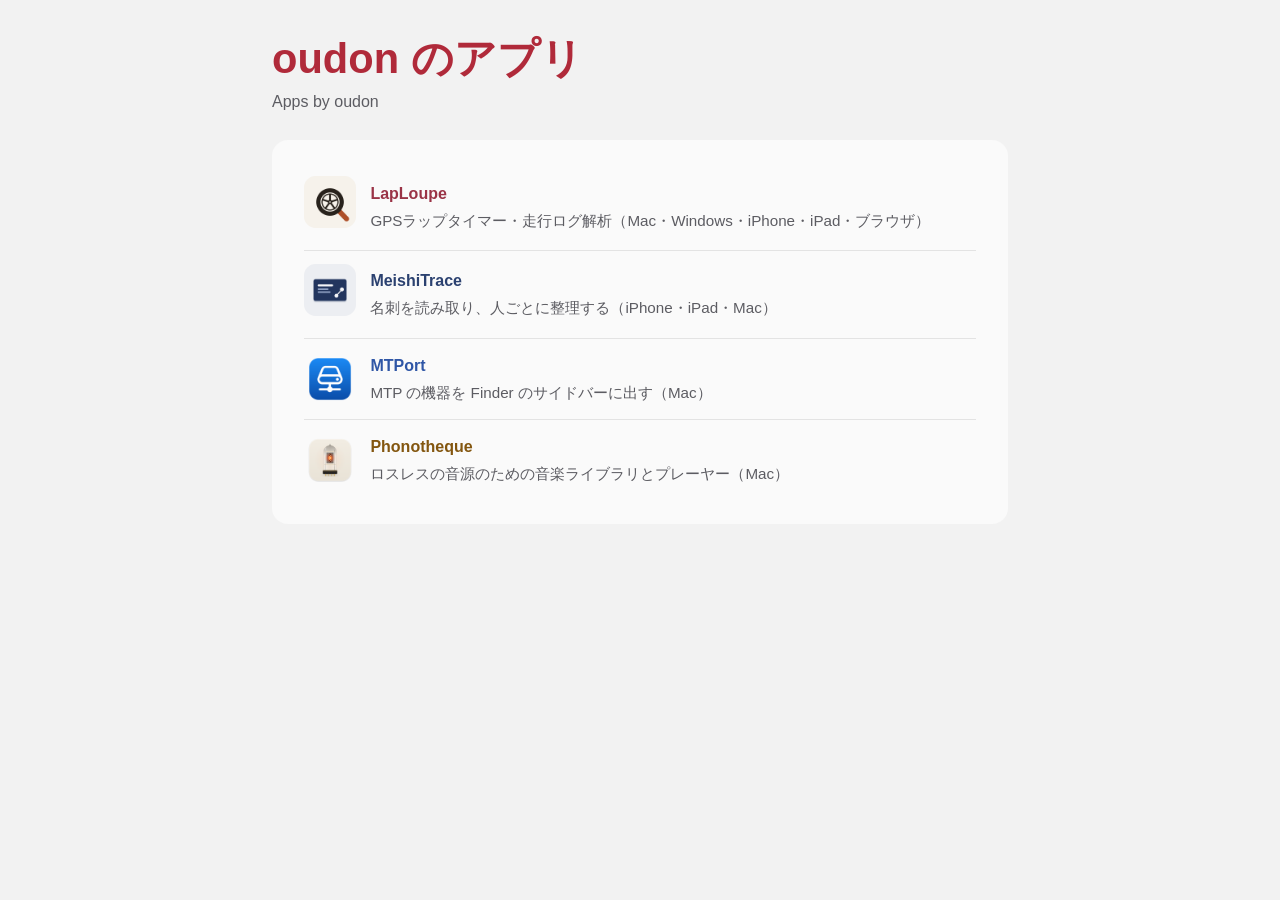
<file: index.html>
<!doctype html>
<html lang="ja">
<head>
<meta charset="utf-8">
<meta name="viewport" content="width=device-width, initial-scale=1">
<title>oudon のアプリ / Apps by oudon</title>
<link rel="stylesheet" href="/assets/site.css">
</head>
<body class="site-top">
<main>
<header>
<h1>oudon のアプリ</h1>
<p class="kind" lang="en">Apps by oudon</p>
</header>
<section>
<ul class="apps">
<li class="app-laploupe"><a href="/apps/laploupe/"><picture><source srcset="/assets/icons/laploupe-dark.png" media="(prefers-color-scheme: dark)"><img class="icon ios" src="/assets/icons/laploupe.png" alt=""></picture><span><span class="name">LapLoupe</span><span class="description">GPSラップタイマー・走行ログ解析（Mac・Windows・iPhone・iPad・ブラウザ）</span></span></a></li>
<li class="app-meishitrace"><a href="/apps/meishitrace/"><picture><source srcset="/assets/icons/meishitrace-dark.png" media="(prefers-color-scheme: dark)"><img class="icon ios" src="/assets/icons/meishitrace.png" alt=""></picture><span><span class="name">MeishiTrace</span><span class="description">名刺を読み取り、人ごとに整理する（iPhone・iPad・Mac）</span></span></a></li>
<li class="app-mtport"><a href="/mtport/"><img class="icon" src="/assets/icons/mtport.png" alt=""><span><span class="name">MTPort</span><span class="description">MTP の機器を Finder のサイドバーに出す（Mac）</span></span></a></li>
<li class="app-phonotheque"><a href="/phonotheque/"><img class="icon" src="/assets/icons/phonotheque.png" alt=""><span><span class="name">Phonotheque</span><span class="description">ロスレスの音源のための音楽ライブラリとプレーヤー（Mac）</span></span></a></li>
</ul>
</section>
</main>
</body>
</html>
</file>
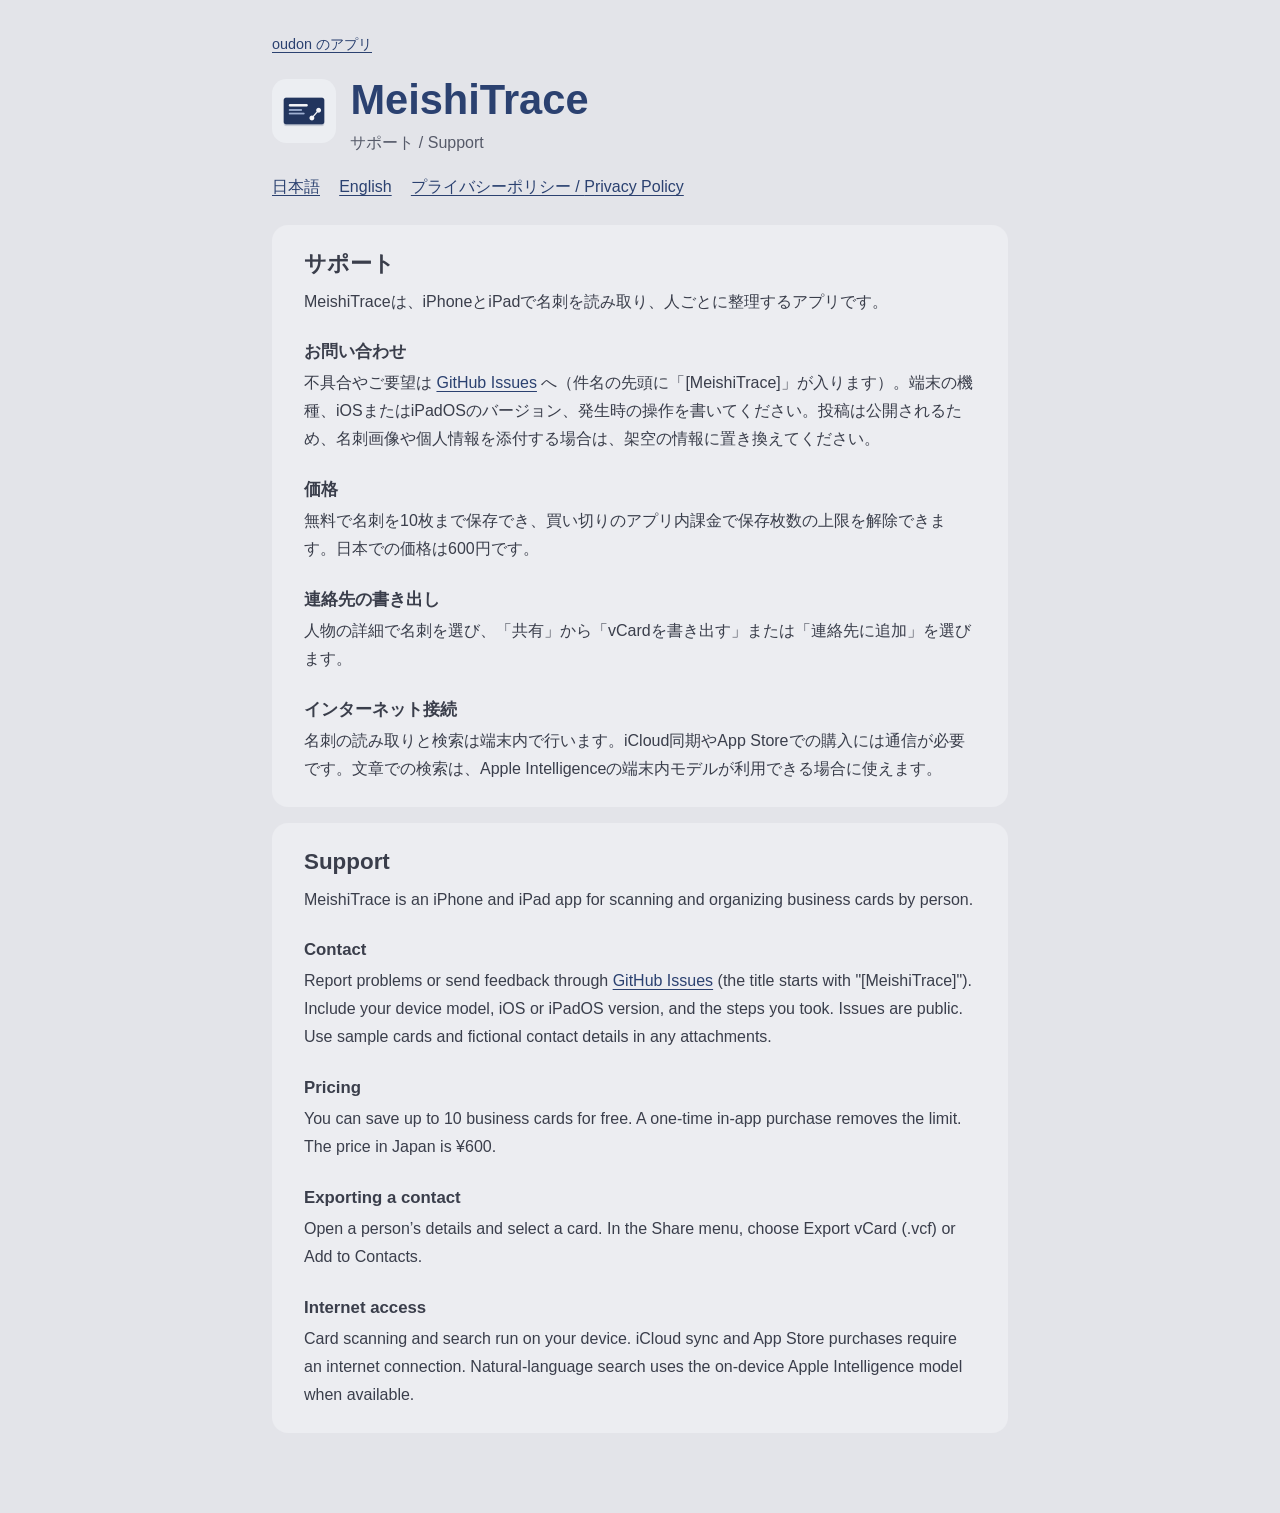
<file: meishitrace/index.html>
<!doctype html>
<html lang="ja">
<head>
<meta charset="utf-8">
<meta name="viewport" content="width=device-width, initial-scale=1">
<meta name="description" content="iPhone向け名刺管理アプリ「MeishiTrace」のサポートページ">
<title>MeishiTrace サポート / Support</title>
<link rel="stylesheet" href="/assets/site.css">
</head>
<body class="app-meishitrace">
<main>
<header>
<p class="site"><a href="/">oudon のアプリ</a></p>
<div class="title"><picture><source srcset="/assets/icons/meishitrace-dark.png" media="(prefers-color-scheme: dark)"><img class="icon ios" src="/assets/icons/meishitrace.png" alt=""></picture><div><h1>MeishiTrace</h1>
<p class="kind">サポート / <span lang="en">Support</span></p></div></div>
<nav aria-label="ページ内リンク"><a href="#ja">日本語</a><a href="#en" lang="en">English</a><a href="privacy.html">プライバシーポリシー / <span lang="en">Privacy Policy</span></a></nav>
</header>

<section id="ja" lang="ja">
<h2>サポート</h2>
<p>MeishiTraceは、iPhoneとiPadで名刺を読み取り、人ごとに整理するアプリです。</p>
<h3>お問い合わせ</h3>
<p>不具合やご要望は <a href="https://github.com/oud0n/oud0n.github.io/issues/new?title=%5BMeishiTrace%5D%20">GitHub Issues</a> へ（件名の先頭に「[MeishiTrace]」が入ります）。端末の機種、iOSまたはiPadOSのバージョン、発生時の操作を書いてください。投稿は公開されるため、名刺画像や個人情報を添付する場合は、架空の情報に置き換えてください。</p>
<h3>価格</h3>
<p>無料で名刺を10枚まで保存でき、買い切りのアプリ内課金で保存枚数の上限を解除できます。日本での価格は600円です。</p>
<h3>連絡先の書き出し</h3>
<p>人物の詳細で名刺を選び、「共有」から「vCardを書き出す」または「連絡先に追加」を選びます。</p>
<h3>インターネット接続</h3>
<p>名刺の読み取りと検索は端末内で行います。iCloud同期やApp Storeでの購入には通信が必要です。文章での検索は、Apple Intelligenceの端末内モデルが利用できる場合に使えます。</p>
</section>

<section id="en" lang="en">
<h2>Support</h2>
<p>MeishiTrace is an iPhone and iPad app for scanning and organizing business cards by person.</p>
<h3>Contact</h3>
<p>Report problems or send feedback through <a href="https://github.com/oud0n/oud0n.github.io/issues/new?title=%5BMeishiTrace%5D%20">GitHub Issues</a> (the title starts with "[MeishiTrace]"). Include your device model, iOS or iPadOS version, and the steps you took. Issues are public. Use sample cards and fictional contact details in any attachments.</p>
<h3>Pricing</h3>
<p>You can save up to 10 business cards for free. A one-time in-app purchase removes the limit. The price in Japan is ¥600.</p>
<h3>Exporting a contact</h3>
<p>Open a person’s details and select a card. In the Share menu, choose Export vCard (.vcf) or Add to Contacts.</p>
<h3>Internet access</h3>
<p>Card scanning and search run on your device. iCloud sync and App Store purchases require an internet connection. Natural-language search uses the on-device Apple Intelligence model when available.</p>
</section>
</main>
</body>
</html>
</file>
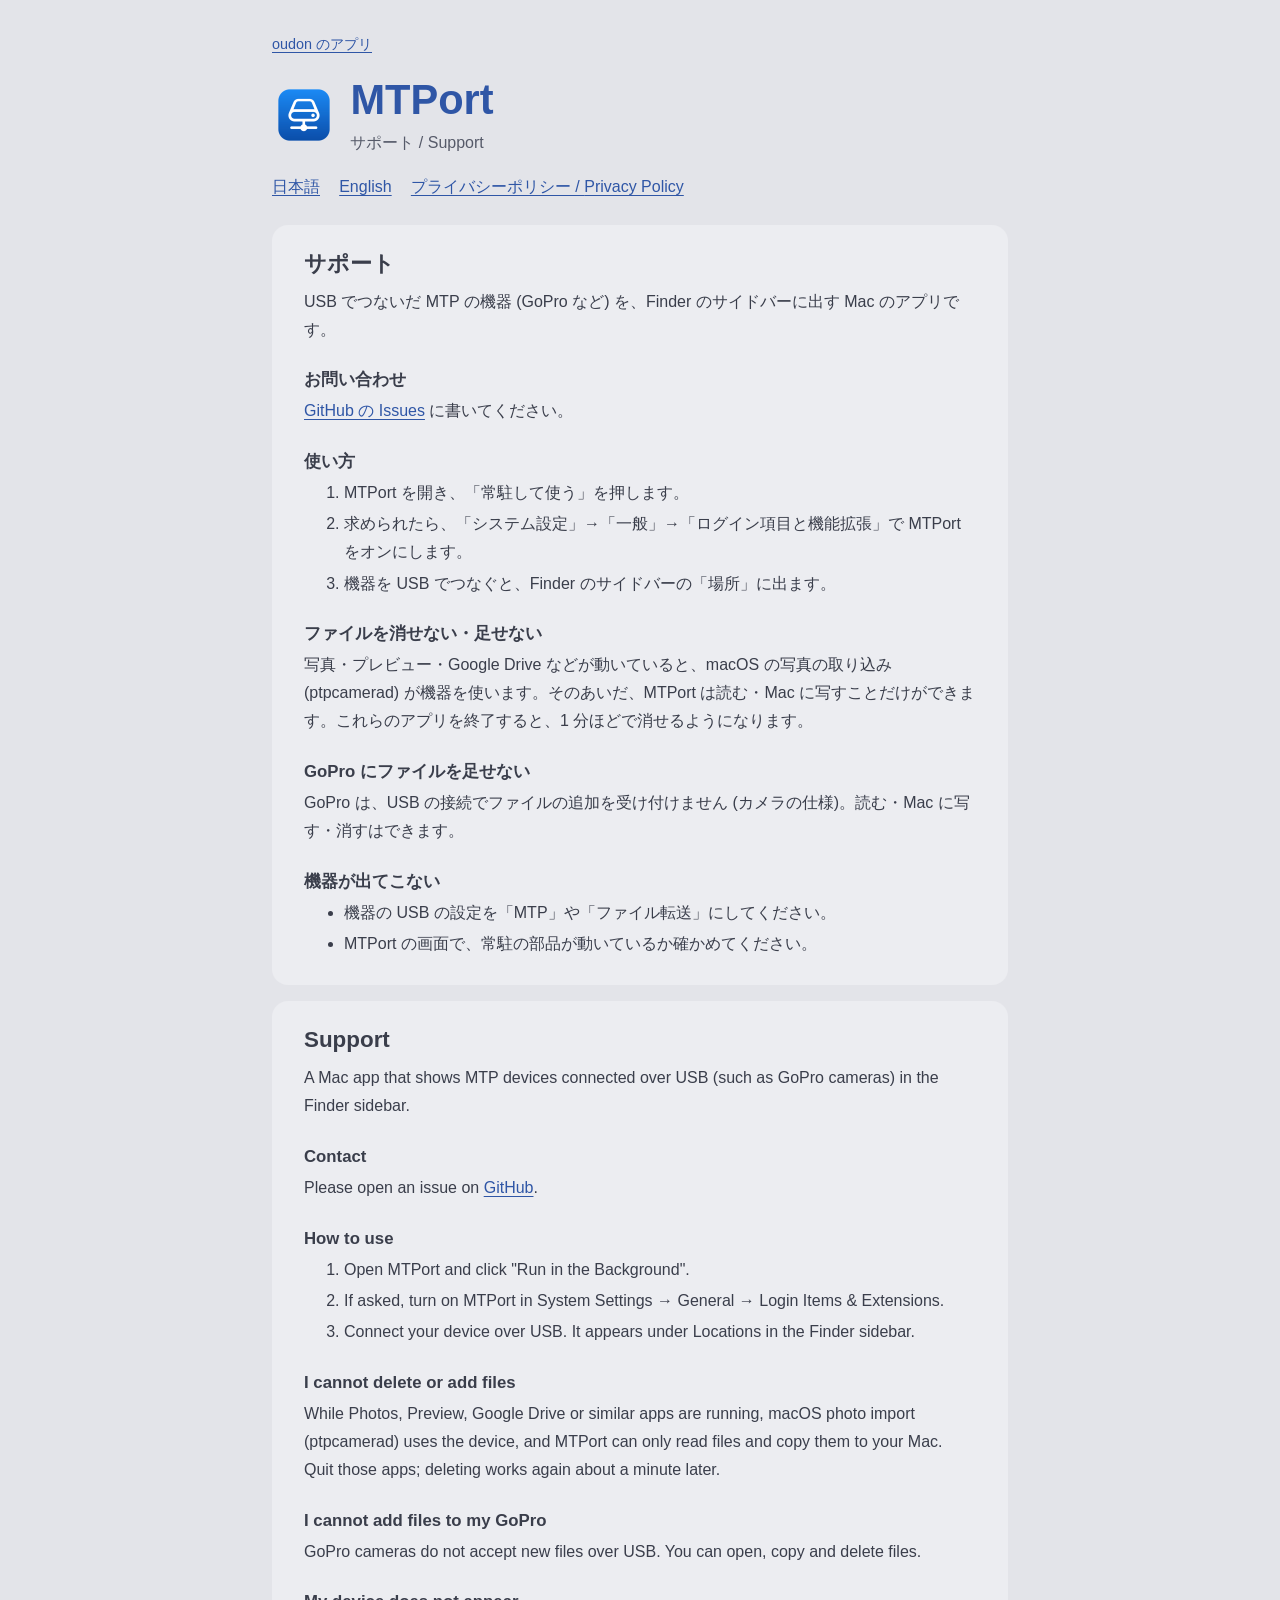
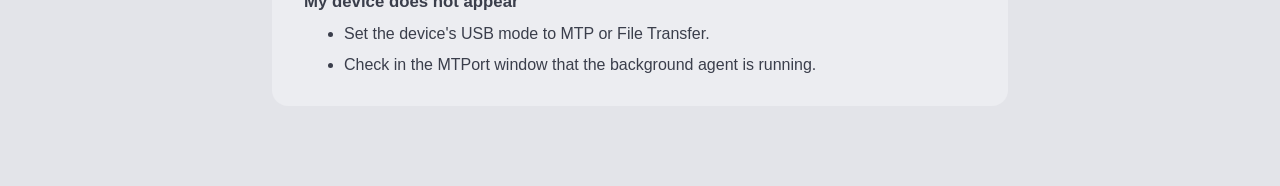
<file: mtport/index.html>
<!doctype html>
<html lang="ja">
<head>
<meta charset="utf-8">
<meta name="viewport" content="width=device-width, initial-scale=1">
<meta name="description" content="MTP の機器を Finder に出す Mac のアプリ「MTPort」のサポートページ">
<title>MTPort サポート / Support</title>
<link rel="stylesheet" href="/assets/site.css">
</head>
<body class="app-mtport">
<main>
<header>
<p class="site"><a href="/">oudon のアプリ</a></p>
<div class="title"><img class="icon" src="/assets/icons/mtport.png" alt=""><div><h1>MTPort</h1>
<p class="kind">サポート / <span lang="en">Support</span></p></div></div>
<nav aria-label="ページ内リンク"><a href="#ja">日本語</a><a href="#en" lang="en">English</a><a href="privacy.html">プライバシーポリシー / <span lang="en">Privacy Policy</span></a></nav>
</header>

<section id="ja" lang="ja">
<h2>サポート</h2>
<p>USB でつないだ MTP の機器 (GoPro など) を、Finder のサイドバーに出す Mac のアプリです。</p>
<h3>お問い合わせ</h3>
<p><a href="https://github.com/oud0n/mtport/issues">GitHub の Issues</a> に書いてください。</p>
<h3>使い方</h3>
<ol>
<li>MTPort を開き、「常駐して使う」を押します。</li>
<li>求められたら、「システム設定」→「一般」→「ログイン項目と機能拡張」で MTPort をオンにします。</li>
<li>機器を USB でつなぐと、Finder のサイドバーの「場所」に出ます。</li>
</ol>
<h3>ファイルを消せない・足せない</h3>
<p>写真・プレビュー・Google Drive などが動いていると、macOS の写真の取り込み (ptpcamerad) が機器を使います。そのあいだ、MTPort は読む・Mac に写すことだけができます。これらのアプリを終了すると、1 分ほどで消せるようになります。</p>
<h3>GoPro にファイルを足せない</h3>
<p>GoPro は、USB の接続でファイルの追加を受け付けません (カメラの仕様)。読む・Mac に写す・消すはできます。</p>
<h3>機器が出てこない</h3>
<ul>
<li>機器の USB の設定を「MTP」や「ファイル転送」にしてください。</li>
<li>MTPort の画面で、常駐の部品が動いているか確かめてください。</li>
</ul>
</section>

<section id="en" lang="en">
<h2>Support</h2>
<p>A Mac app that shows MTP devices connected over USB (such as GoPro cameras) in the Finder sidebar.</p>
<h3>Contact</h3>
<p>Please open an issue on <a href="https://github.com/oud0n/mtport/issues">GitHub</a>.</p>
<h3>How to use</h3>
<ol>
<li>Open MTPort and click "Run in the Background".</li>
<li>If asked, turn on MTPort in System Settings → General → Login Items &amp; Extensions.</li>
<li>Connect your device over USB. It appears under Locations in the Finder sidebar.</li>
</ol>
<h3>I cannot delete or add files</h3>
<p>While Photos, Preview, Google Drive or similar apps are running, macOS photo import (ptpcamerad) uses the device, and MTPort can only read files and copy them to your Mac. Quit those apps; deleting works again about a minute later.</p>
<h3>I cannot add files to my GoPro</h3>
<p>GoPro cameras do not accept new files over USB. You can open, copy and delete files.</p>
<h3>My device does not appear</h3>
<ul>
<li>Set the device's USB mode to MTP or File Transfer.</li>
<li>Check in the MTPort window that the background agent is running.</li>
</ul>
</section>
</main>
</body>
</html>
</file>
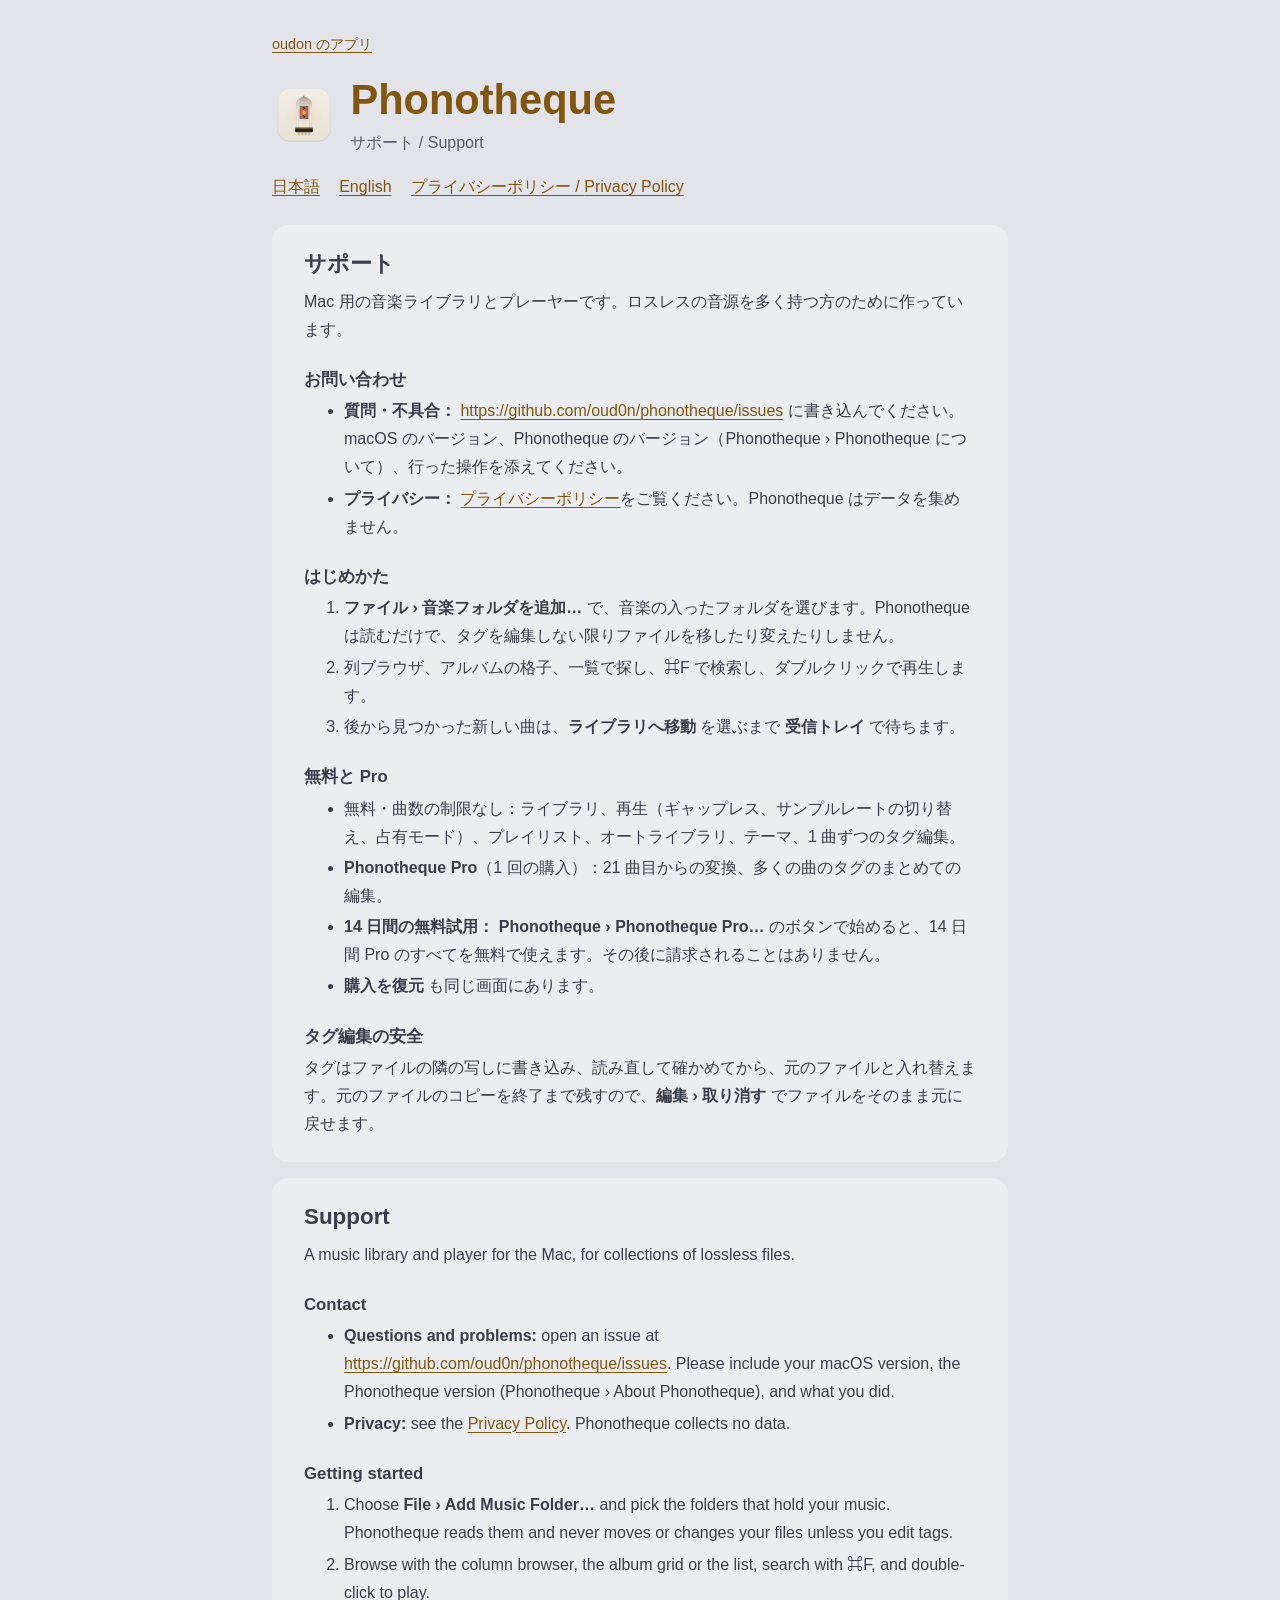
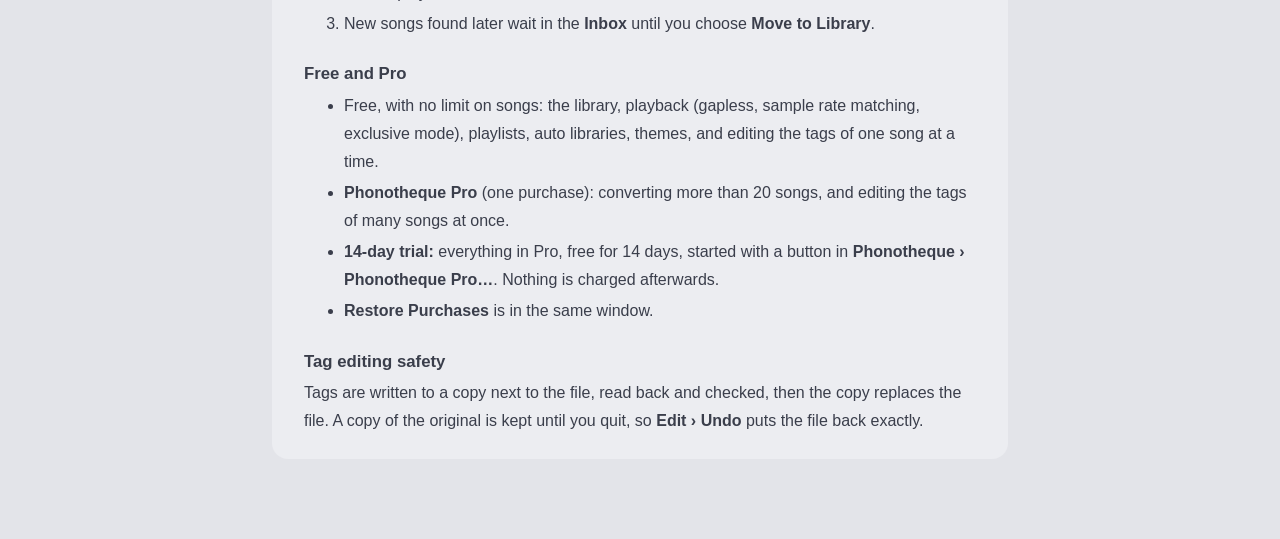
<file: phonotheque/index.html>
<!doctype html>
<html lang="ja">
<head>
<meta charset="utf-8">
<meta name="viewport" content="width=device-width, initial-scale=1">
<meta name="description" content="Mac 用の音楽ライブラリとプレーヤー「Phonotheque」のサポートページ">
<title>Phonotheque サポート / Support</title>
<link rel="stylesheet" href="/assets/site.css">
</head>
<body class="app-phonotheque">
<main>
<header>
<p class="site"><a href="/">oudon のアプリ</a></p>
<div class="title"><img class="icon" src="/assets/icons/phonotheque.png" alt=""><div><h1>Phonotheque</h1>
<p class="kind">サポート / <span lang="en">Support</span></p></div></div>
<nav aria-label="ページ内リンク"><a href="#ja">日本語</a><a href="#en" lang="en">English</a><a href="privacy.html">プライバシーポリシー / <span lang="en">Privacy Policy</span></a></nav>
</header>

<section id="ja" lang="ja">
<h2>サポート</h2>
<p>Mac 用の音楽ライブラリとプレーヤーです。ロスレスの音源を多く持つ方のために作っています。</p>
<h3>お問い合わせ</h3>
<ul>
<li><strong>質問・不具合：</strong> <a href="https://github.com/oud0n/phonotheque/issues">https://github.com/oud0n/phonotheque/issues</a> に書き込んでください。macOS のバージョン、Phonotheque のバージョン（Phonotheque › Phonotheque について）、行った操作を添えてください。</li>
<li><strong>プライバシー：</strong> <a href="privacy.html">プライバシーポリシー</a>をご覧ください。Phonotheque はデータを集めません。</li>
</ul>
<h3>はじめかた</h3>
<ol>
<li><strong>ファイル › 音楽フォルダを追加…</strong> で、音楽の入ったフォルダを選びます。Phonotheque は読むだけで、タグを編集しない限りファイルを移したり変えたりしません。</li>
<li>列ブラウザ、アルバムの格子、一覧で探し、⌘F で検索し、ダブルクリックで再生します。</li>
<li>後から見つかった新しい曲は、<strong>ライブラリへ移動</strong> を選ぶまで <strong>受信トレイ</strong> で待ちます。</li>
</ol>
<h3>無料と Pro</h3>
<ul>
<li>無料・曲数の制限なし：ライブラリ、再生（ギャップレス、サンプルレートの切り替え、占有モード）、プレイリスト、オートライブラリ、テーマ、1 曲ずつのタグ編集。</li>
<li><strong>Phonotheque Pro</strong>（1 回の購入）：21 曲目からの変換、多くの曲のタグのまとめての編集。</li>
<li><strong>14 日間の無料試用：</strong> <strong>Phonotheque › Phonotheque Pro…</strong> のボタンで始めると、14 日間 Pro のすべてを無料で使えます。その後に請求されることはありません。</li>
<li><strong>購入を復元</strong> も同じ画面にあります。</li>
</ul>
<h3>タグ編集の安全</h3>
<p>タグはファイルの隣の写しに書き込み、読み直して確かめてから、元のファイルと入れ替えます。元のファイルのコピーを終了まで残すので、<strong>編集 › 取り消す</strong> でファイルをそのまま元に戻せます。</p>
</section>

<section id="en" lang="en">
<h2>Support</h2>
<p>A music library and player for the Mac, for collections of lossless files.</p>
<h3>Contact</h3>
<ul>
<li><strong>Questions and problems:</strong> open an issue at <a href="https://github.com/oud0n/phonotheque/issues">https://github.com/oud0n/phonotheque/issues</a>. Please include your macOS version, the Phonotheque version (Phonotheque › About Phonotheque), and what you did.</li>
<li><strong>Privacy:</strong> see the <a href="privacy.html">Privacy Policy</a>. Phonotheque collects no data.</li>
</ul>
<h3>Getting started</h3>
<ol>
<li>Choose <strong>File › Add Music Folder…</strong> and pick the folders that hold your music. Phonotheque reads them and never moves or changes your files unless you edit tags.</li>
<li>Browse with the column browser, the album grid or the list, search with ⌘F, and double-click to play.</li>
<li>New songs found later wait in the <strong>Inbox</strong> until you choose <strong>Move to Library</strong>.</li>
</ol>
<h3>Free and Pro</h3>
<ul>
<li>Free, with no limit on songs: the library, playback (gapless, sample rate matching, exclusive mode), playlists, auto libraries, themes, and editing the tags of one song at a time.</li>
<li><strong>Phonotheque Pro</strong> (one purchase): converting more than 20 songs, and editing the tags of many songs at once.</li>
<li><strong>14-day trial:</strong> everything in Pro, free for 14 days, started with a button in <strong>Phonotheque › Phonotheque Pro…</strong>. Nothing is charged afterwards.</li>
<li><strong>Restore Purchases</strong> is in the same window.</li>
</ul>
<h3>Tag editing safety</h3>
<p>Tags are written to a copy next to the file, read back and checked, then the copy replaces the file. A copy of the original is kept until you quit, so <strong>Edit › Undo</strong> puts the file back exactly.</p>
</section>
</main>
</body>
</html>
</file>
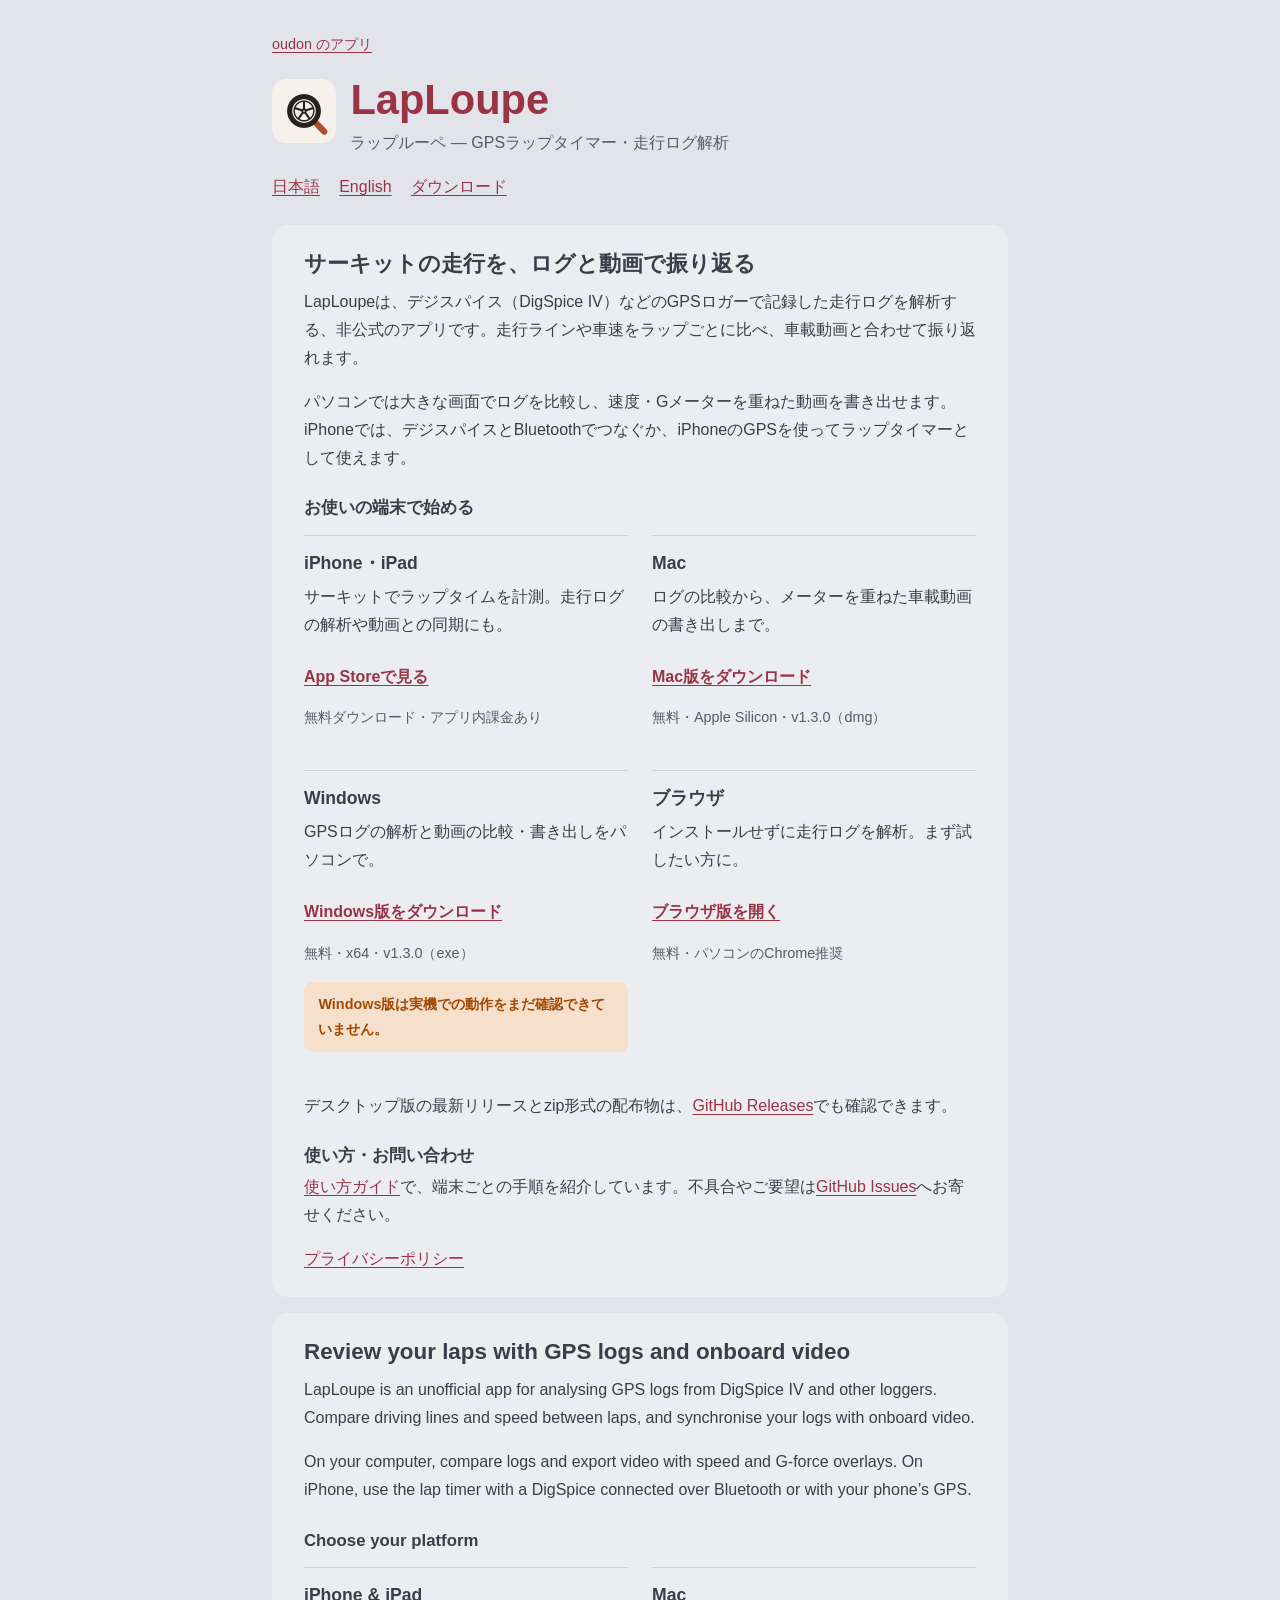
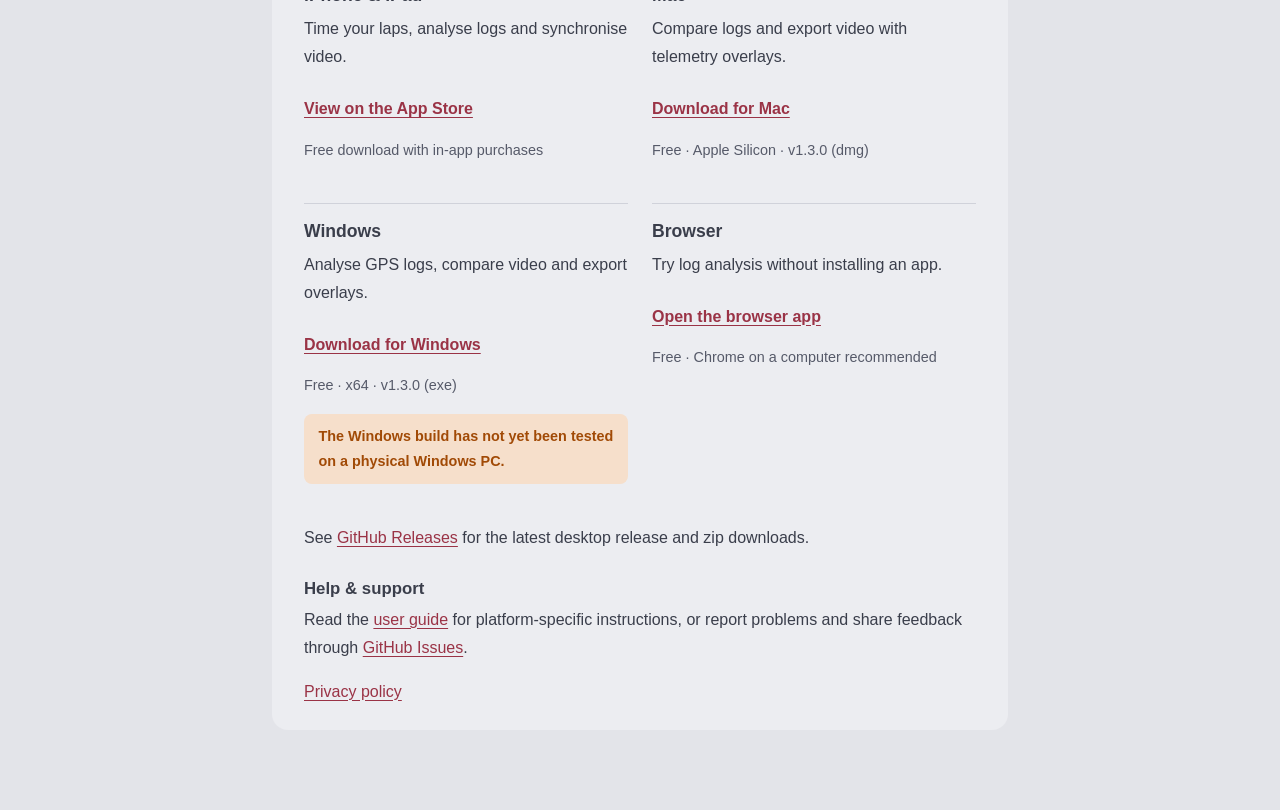
<file: apps/laploupe/index.html>
<!doctype html>
<html lang="ja">
<head>
<meta charset="utf-8">
<meta name="viewport" content="width=device-width, initial-scale=1">
<title>LapLoupe（ラップルーペ）｜GPSラップタイマー・走行ログ解析</title>
<meta name="description" content="LapLoupeはデジスパイスなどのGPS走行ログを解析するアプリです。Mac・Windows版のダウンロード、iPhone・iPadのApp Store、ブラウザ版はこちら。ラップ比較・車載動画との同期・GPSラップタイマーに対応。">
<link rel="canonical" href="https://oud0n.github.io/apps/laploupe/">
<meta property="og:type" content="website">
<meta property="og:locale" content="ja_JP">
<meta property="og:locale:alternate" content="en_US">
<meta property="og:title" content="LapLoupe — GPSラップタイマー・走行ログ解析">
<meta property="og:description" content="Mac・Windows・iPhone・iPad・ブラウザで使える走行ログ解析アプリ。各プラットフォームのダウンロードと使い方をご案内します。">
<meta property="og:url" content="https://oud0n.github.io/apps/laploupe/">
<meta property="og:image" content="https://oud0n.github.io/assets/icons/laploupe.png">
<meta property="og:image:alt" content="LapLoupeのアイコン">
<meta name="twitter:card" content="summary">
<link rel="stylesheet" href="/assets/site.css">
<script type="application/ld+json">
{
  "@context": "https://schema.org",
  "@type": "SoftwareApplication",
  "name": "LapLoupe",
  "alternateName": "ラップルーペ",
  "applicationCategory": "UtilitiesApplication",
  "operatingSystem": "macOS, Windows, iOS, iPadOS, Web",
  "url": "https://oud0n.github.io/apps/laploupe/",
  "image": "https://oud0n.github.io/assets/icons/laploupe.png",
  "description": "デジスパイスなどのGPS走行ログの解析、ラップ比較、車載動画との同期、GPSラップタイマーに対応するアプリ。"
}
</script>
</head>
<body class="app-laploupe product-page">
<main>
<header>
<p class="site"><a href="/">oudon のアプリ</a></p>
<div class="title"><picture><source srcset="/assets/icons/laploupe-dark.png" media="(prefers-color-scheme: dark)"><img class="icon ios" src="/assets/icons/laploupe.png" alt=""></picture><div><h1>LapLoupe</h1>
<p class="kind">ラップルーペ — GPSラップタイマー・走行ログ解析</p></div></div>
<nav aria-label="ページ内リンク"><a href="#ja">日本語</a><a href="#en" lang="en">English</a><a href="#downloads">ダウンロード</a></nav>
</header>

<section id="ja" lang="ja" aria-labelledby="about-ja">
<h2 id="about-ja">サーキットの走行を、ログと動画で振り返る</h2>
<p>LapLoupeは、デジスパイス（DigSpice IV）などのGPSロガーで記録した走行ログを解析する、非公式のアプリです。走行ラインや車速をラップごとに比べ、車載動画と合わせて振り返れます。</p>
<p>パソコンでは大きな画面でログを比較し、速度・Gメーターを重ねた動画を書き出せます。iPhoneでは、デジスパイスとBluetoothでつなぐか、iPhoneのGPSを使ってラップタイマーとして使えます。</p>
<h3 id="downloads">お使いの端末で始める</h3>
<ul class="downloads">
<li>
<h4>iPhone・iPad</h4>
<p>サーキットでラップタイムを計測。走行ログの解析や動画との同期にも。</p>
<a class="download-link" href="https://apps.apple.com/jp/app/id6826272937">App Storeで見る</a>
<p class="download-detail">無料ダウンロード・アプリ内課金あり</p>
</li>
<li>
<h4>Mac</h4>
<p>ログの比較から、メーターを重ねた車載動画の書き出しまで。</p>
<a class="download-link" href="https://github.com/oud0n/ds_universal/releases/download/v1.3.0/LapLoupe-1.3.0-arm64.dmg">Mac版をダウンロード</a>
<p class="download-detail">無料・Apple Silicon・v1.3.0（dmg）</p>
</li>
<li>
<h4>Windows</h4>
<p>GPSログの解析と動画の比較・書き出しをパソコンで。</p>
<a class="download-link" href="https://github.com/oud0n/ds_universal/releases/download/v1.3.0/LapLoupe-Setup-1.3.0.exe">Windows版をダウンロード</a>
<p class="download-detail">無料・x64・v1.3.0（exe）</p>
<p class="notice">Windows版は実機での動作をまだ確認できていません。</p>
</li>
<li>
<h4>ブラウザ</h4>
<p>インストールせずに走行ログを解析。まず試したい方に。</p>
<a class="download-link" href="https://oud0n.github.io/ds_universal/">ブラウザ版を開く</a>
<p class="download-detail">無料・パソコンのChrome推奨</p>
</li>
</ul>
<p>デスクトップ版の最新リリースとzip形式の配布物は、<a href="https://github.com/oud0n/ds_universal/releases/latest">GitHub Releases</a>でも確認できます。</p>
<h3>使い方・お問い合わせ</h3>
<p><a href="https://oud0n.github.io/ds_universal/help/">使い方ガイド</a>で、端末ごとの手順を紹介しています。不具合やご要望は<a href="https://github.com/oud0n/ds_universal/issues">GitHub Issues</a>へお寄せください。</p>
<p><a href="https://oud0n.github.io/ds_universal/privacy.html">プライバシーポリシー</a></p>
</section>

<section id="en" lang="en" aria-labelledby="about-en">
<h2 id="about-en">Review your laps with GPS logs and onboard video</h2>
<p>LapLoupe is an unofficial app for analysing GPS logs from DigSpice IV and other loggers. Compare driving lines and speed between laps, and synchronise your logs with onboard video.</p>
<p>On your computer, compare logs and export video with speed and G-force overlays. On iPhone, use the lap timer with a DigSpice connected over Bluetooth or with your phone’s GPS.</p>
<h3>Choose your platform</h3>
<ul class="downloads">
<li>
<h4>iPhone &amp; iPad</h4>
<p>Time your laps, analyse logs and synchronise video.</p>
<a class="download-link" href="https://apps.apple.com/app/id6826272937">View on the App Store</a>
<p class="download-detail">Free download with in-app purchases</p>
</li>
<li>
<h4>Mac</h4>
<p>Compare logs and export video with telemetry overlays.</p>
<a class="download-link" href="https://github.com/oud0n/ds_universal/releases/download/v1.3.0/LapLoupe-1.3.0-arm64.dmg">Download for Mac</a>
<p class="download-detail">Free · Apple Silicon · v1.3.0 (dmg)</p>
</li>
<li>
<h4>Windows</h4>
<p>Analyse GPS logs, compare video and export overlays.</p>
<a class="download-link" href="https://github.com/oud0n/ds_universal/releases/download/v1.3.0/LapLoupe-Setup-1.3.0.exe">Download for Windows</a>
<p class="download-detail">Free · x64 · v1.3.0 (exe)</p>
<p class="notice">The Windows build has not yet been tested on a physical Windows PC.</p>
</li>
<li>
<h4>Browser</h4>
<p>Try log analysis without installing an app.</p>
<a class="download-link" href="https://oud0n.github.io/ds_universal/">Open the browser app</a>
<p class="download-detail">Free · Chrome on a computer recommended</p>
</li>
</ul>
<p>See <a href="https://github.com/oud0n/ds_universal/releases/latest">GitHub Releases</a> for the latest desktop release and zip downloads.</p>
<h3>Help &amp; support</h3>
<p>Read the <a href="https://oud0n.github.io/ds_universal/help/">user guide</a> for platform-specific instructions, or report problems and share feedback through <a href="https://github.com/oud0n/ds_universal/issues">GitHub Issues</a>.</p>
<p><a href="https://oud0n.github.io/ds_universal/privacy.html">Privacy policy</a></p>
</section>
</main>
</body>
</html>
</file>
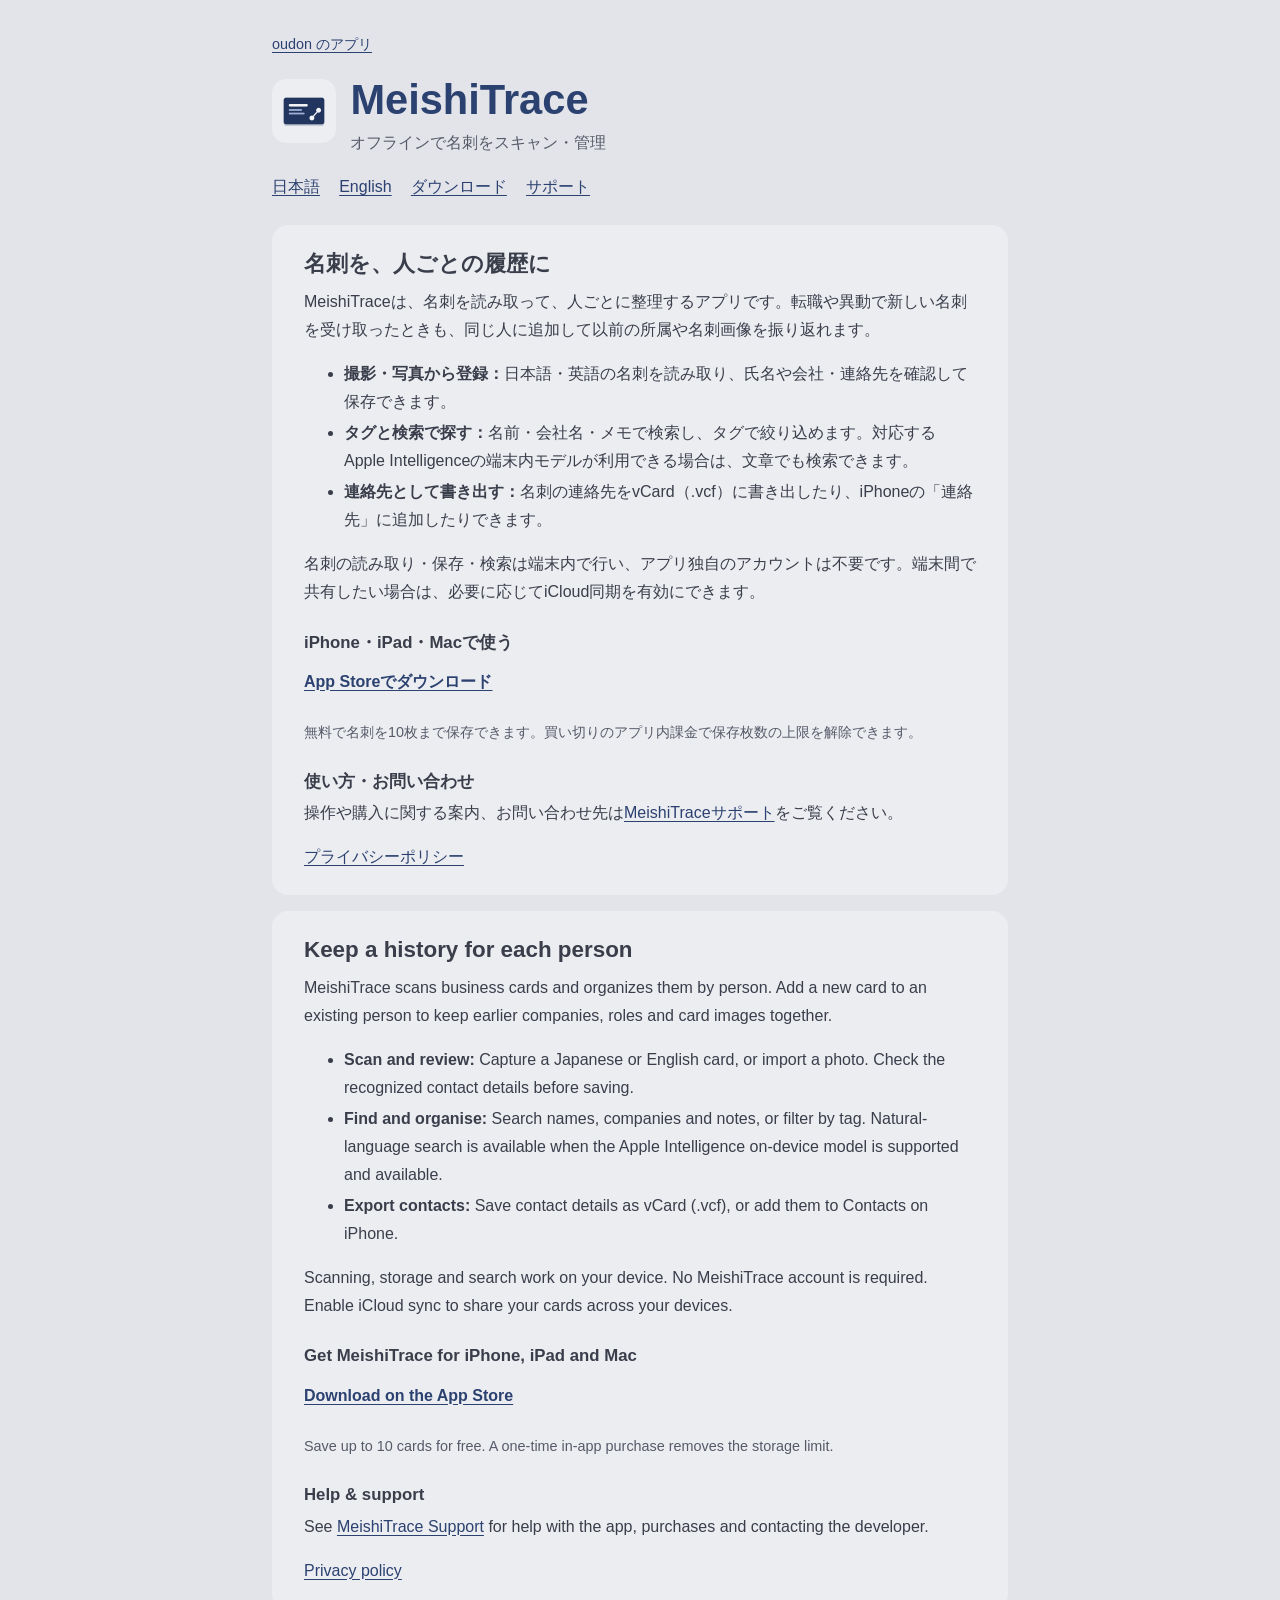
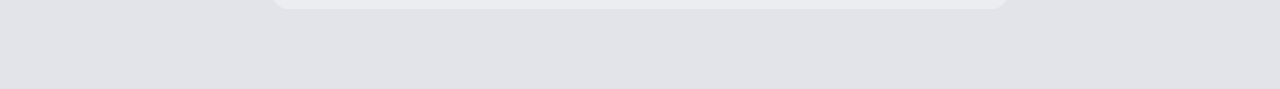
<file: apps/meishitrace/index.html>
<!doctype html>
<html lang="ja">
<head>
<meta charset="utf-8">
<meta name="viewport" content="width=device-width, initial-scale=1">
<title>MeishiTrace｜オフラインで名刺をスキャン・管理</title>
<meta name="description" content="MeishiTraceはiPhone・iPad・Macで使える名刺管理アプリです。名刺を読み取り、人ごとに履歴やタグで整理。端末内で検索し、必要ならiCloudで同期できます。無料で10枚まで保存。App Store・サポートはこちら。">
<link rel="canonical" href="https://oud0n.github.io/apps/meishitrace/">
<meta property="og:type" content="website">
<meta property="og:locale" content="ja_JP">
<meta property="og:locale:alternate" content="en_US">
<meta property="og:title" content="MeishiTrace — オフラインで名刺をスキャン・管理">
<meta property="og:description" content="名刺を読み取り、人ごとの履歴として整理。iPhone・iPad・Macで使える名刺管理アプリのダウンロードとサポート。">
<meta property="og:url" content="https://oud0n.github.io/apps/meishitrace/">
<meta property="og:image" content="https://oud0n.github.io/assets/icons/meishitrace.png">
<meta property="og:image:alt" content="MeishiTraceのアイコン">
<meta name="twitter:card" content="summary">
<link rel="stylesheet" href="/assets/site.css">
</head>
<body class="app-meishitrace product-page">
<main>
<header>
<p class="site"><a href="/">oudon のアプリ</a></p>
<div class="title"><picture><source srcset="/assets/icons/meishitrace-dark.png" media="(prefers-color-scheme: dark)"><img class="icon ios" src="/assets/icons/meishitrace.png" alt=""></picture><div><h1>MeishiTrace</h1>
<p class="kind">オフラインで名刺をスキャン・管理</p></div></div>
<nav aria-label="ページ内リンク"><a href="#ja">日本語</a><a href="#en" lang="en">English</a><a href="#download">ダウンロード</a><a href="/meishitrace/">サポート</a></nav>
</header>

<section id="ja" lang="ja" aria-labelledby="about-ja">
<h2 id="about-ja">名刺を、人ごとの履歴に</h2>
<p>MeishiTraceは、名刺を読み取って、人ごとに整理するアプリです。転職や異動で新しい名刺を受け取ったときも、同じ人に追加して以前の所属や名刺画像を振り返れます。</p>
<ul>
<li><strong>撮影・写真から登録：</strong>日本語・英語の名刺を読み取り、氏名や会社・連絡先を確認して保存できます。</li>
<li><strong>タグと検索で探す：</strong>名前・会社名・メモで検索し、タグで絞り込めます。対応するApple Intelligenceの端末内モデルが利用できる場合は、文章でも検索できます。</li>
<li><strong>連絡先として書き出す：</strong>名刺の連絡先をvCard（.vcf）に書き出したり、iPhoneの「連絡先」に追加したりできます。</li>
</ul>
<p>名刺の読み取り・保存・検索は端末内で行い、アプリ独自のアカウントは不要です。端末間で共有したい場合は、必要に応じてiCloud同期を有効にできます。</p>
<h3 id="download">iPhone・iPad・Macで使う</h3>
<p><a class="download-link" href="https://apps.apple.com/jp/app/id6835461789">App Storeでダウンロード</a></p>
<p class="download-detail">無料で名刺を10枚まで保存できます。買い切りのアプリ内課金で保存枚数の上限を解除できます。</p>
<h3>使い方・お問い合わせ</h3>
<p>操作や購入に関する案内、お問い合わせ先は<a href="/meishitrace/">MeishiTraceサポート</a>をご覧ください。</p>
<p><a href="/meishitrace/privacy.html">プライバシーポリシー</a></p>
</section>

<section id="en" lang="en" aria-labelledby="about-en">
<h2 id="about-en">Keep a history for each person</h2>
<p>MeishiTrace scans business cards and organizes them by person. Add a new card to an existing person to keep earlier companies, roles and card images together.</p>
<ul>
<li><strong>Scan and review:</strong> Capture a Japanese or English card, or import a photo. Check the recognized contact details before saving.</li>
<li><strong>Find and organise:</strong> Search names, companies and notes, or filter by tag. Natural-language search is available when the Apple Intelligence on-device model is supported and available.</li>
<li><strong>Export contacts:</strong> Save contact details as vCard (.vcf), or add them to Contacts on iPhone.</li>
</ul>
<p>Scanning, storage and search work on your device. No MeishiTrace account is required. Enable iCloud sync to share your cards across your devices.</p>
<h3>Get MeishiTrace for iPhone, iPad and Mac</h3>
<p><a class="download-link" href="https://apps.apple.com/app/id6835461789">Download on the App Store</a></p>
<p class="download-detail">Save up to 10 cards for free. A one-time in-app purchase removes the storage limit.</p>
<h3>Help &amp; support</h3>
<p>See <a href="/meishitrace/#en">MeishiTrace Support</a> for help with the app, purchases and contacting the developer.</p>
<p><a href="/meishitrace/privacy.html#en">Privacy policy</a></p>
</section>
</main>
</body>
</html>
</file>
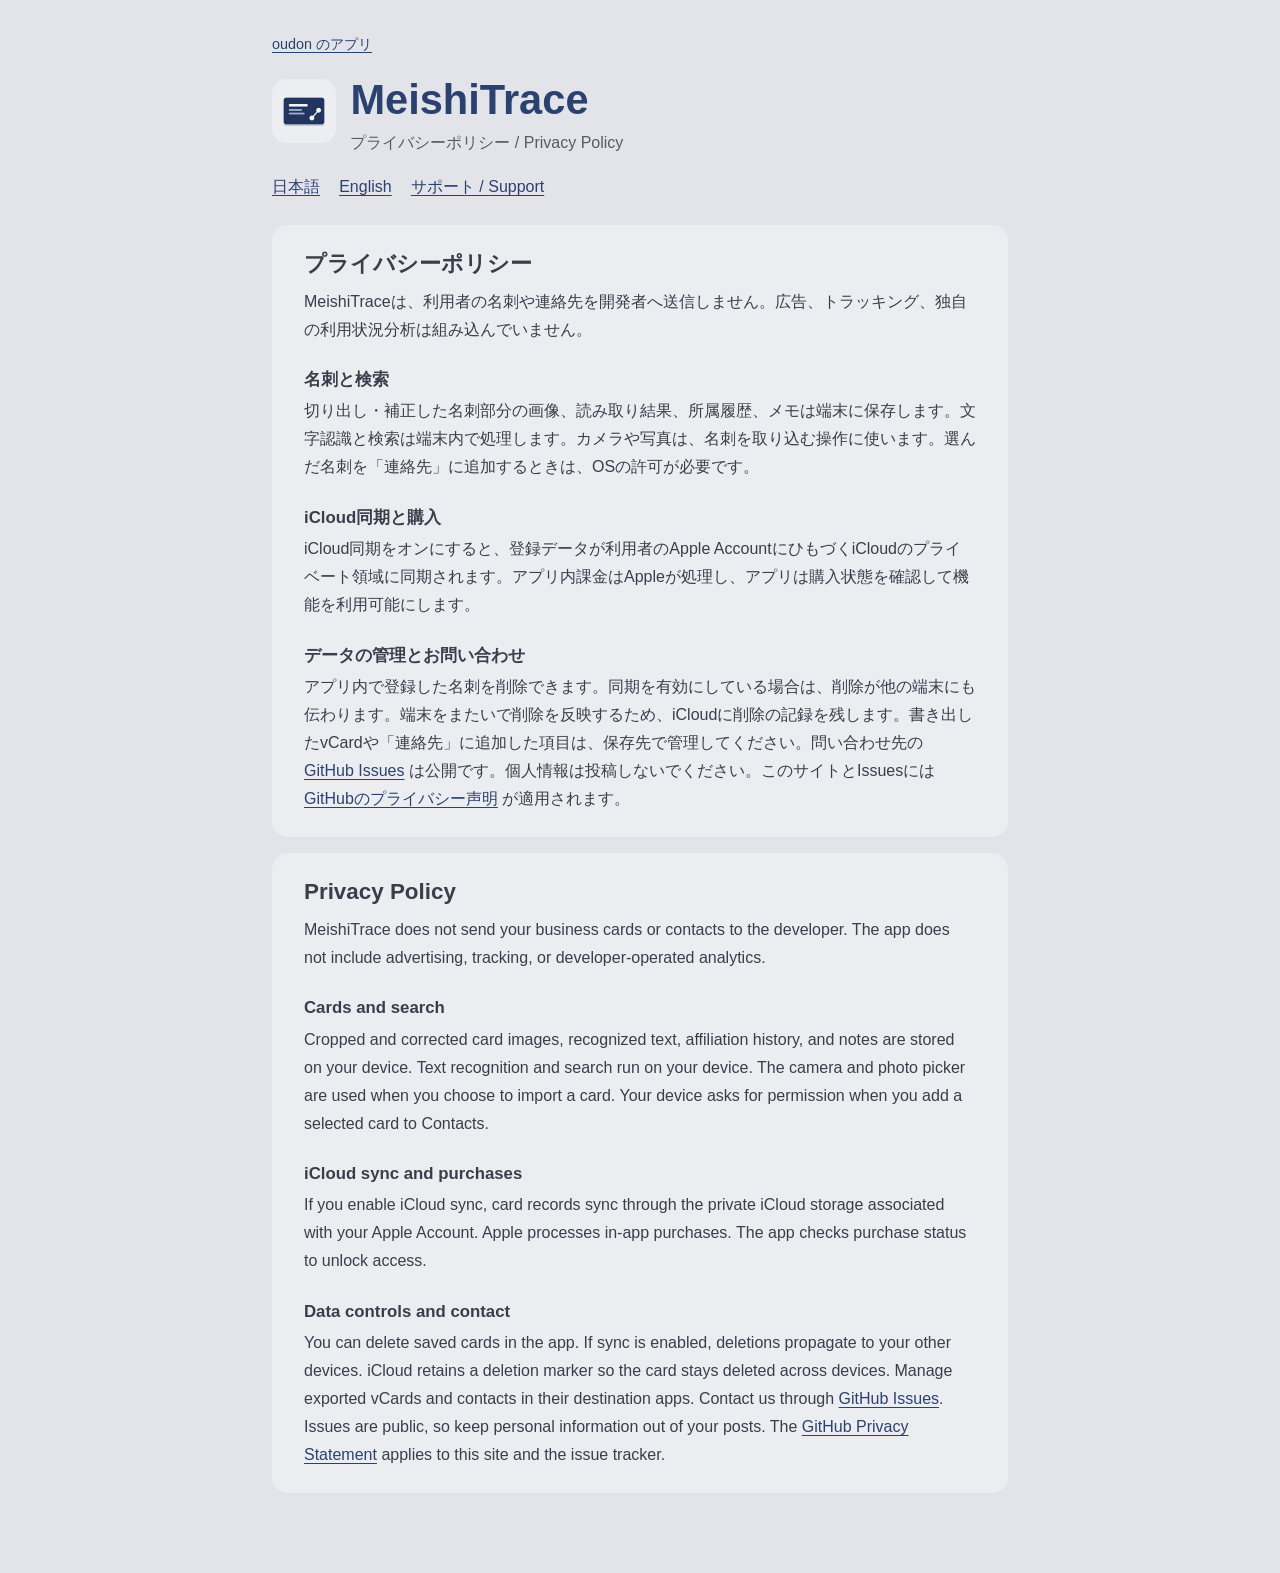
<file: meishitrace/privacy.html>
<!doctype html>
<html lang="ja">
<head>
<meta charset="utf-8">
<meta name="viewport" content="width=device-width, initial-scale=1">
<title>MeishiTrace プライバシーポリシー / Privacy Policy</title>
<link rel="stylesheet" href="/assets/site.css">
</head>
<body class="app-meishitrace">
<main>
<header>
<p class="site"><a href="/">oudon のアプリ</a></p>
<div class="title"><picture><source srcset="/assets/icons/meishitrace-dark.png" media="(prefers-color-scheme: dark)"><img class="icon ios" src="/assets/icons/meishitrace.png" alt=""></picture><div><h1>MeishiTrace</h1>
<p class="kind">プライバシーポリシー / <span lang="en">Privacy Policy</span></p></div></div>
<nav aria-label="ページ内リンク"><a href="#ja">日本語</a><a href="#en" lang="en">English</a><a href="./">サポート / <span lang="en">Support</span></a></nav>
</header>

<section id="ja" lang="ja">
<h2>プライバシーポリシー</h2>
<p>MeishiTraceは、利用者の名刺や連絡先を開発者へ送信しません。広告、トラッキング、独自の利用状況分析は組み込んでいません。</p>
<h3>名刺と検索</h3>
<p>切り出し・補正した名刺部分の画像、読み取り結果、所属履歴、メモは端末に保存します。文字認識と検索は端末内で処理します。カメラや写真は、名刺を取り込む操作に使います。選んだ名刺を「連絡先」に追加するときは、OSの許可が必要です。</p>
<h3>iCloud同期と購入</h3>
<p>iCloud同期をオンにすると、登録データが利用者のApple AccountにひもづくiCloudのプライベート領域に同期されます。アプリ内課金はAppleが処理し、アプリは購入状態を確認して機能を利用可能にします。</p>
<h3>データの管理とお問い合わせ</h3>
<p>アプリ内で登録した名刺を削除できます。同期を有効にしている場合は、削除が他の端末にも伝わります。端末をまたいで削除を反映するため、iCloudに削除の記録を残します。書き出したvCardや「連絡先」に追加した項目は、保存先で管理してください。問い合わせ先の <a href="https://github.com/oud0n/oud0n.github.io/issues/new?title=%5BMeishiTrace%5D%20">GitHub Issues</a> は公開です。個人情報は投稿しないでください。このサイトとIssuesには <a href="https://docs.github.com/ja/site-policy/privacy-policies/github-general-privacy-statement">GitHubのプライバシー声明</a> が適用されます。</p>
</section>

<section id="en" lang="en">
<h2>Privacy Policy</h2>
<p>MeishiTrace does not send your business cards or contacts to the developer. The app does not include advertising, tracking, or developer-operated analytics.</p>
<h3>Cards and search</h3>
<p>Cropped and corrected card images, recognized text, affiliation history, and notes are stored on your device. Text recognition and search run on your device. The camera and photo picker are used when you choose to import a card. Your device asks for permission when you add a selected card to Contacts.</p>
<h3>iCloud sync and purchases</h3>
<p>If you enable iCloud sync, card records sync through the private iCloud storage associated with your Apple Account. Apple processes in-app purchases. The app checks purchase status to unlock access.</p>
<h3>Data controls and contact</h3>
<p>You can delete saved cards in the app. If sync is enabled, deletions propagate to your other devices. iCloud retains a deletion marker so the card stays deleted across devices. Manage exported vCards and contacts in their destination apps. Contact us through <a href="https://github.com/oud0n/oud0n.github.io/issues/new?title=%5BMeishiTrace%5D%20">GitHub Issues</a>. Issues are public, so keep personal information out of your posts. The <a href="https://docs.github.com/en/site-policy/privacy-policies/github-general-privacy-statement">GitHub Privacy Statement</a> applies to this site and the issue tracker.</p>
</section>
</main>
</body>
</html>
</file>
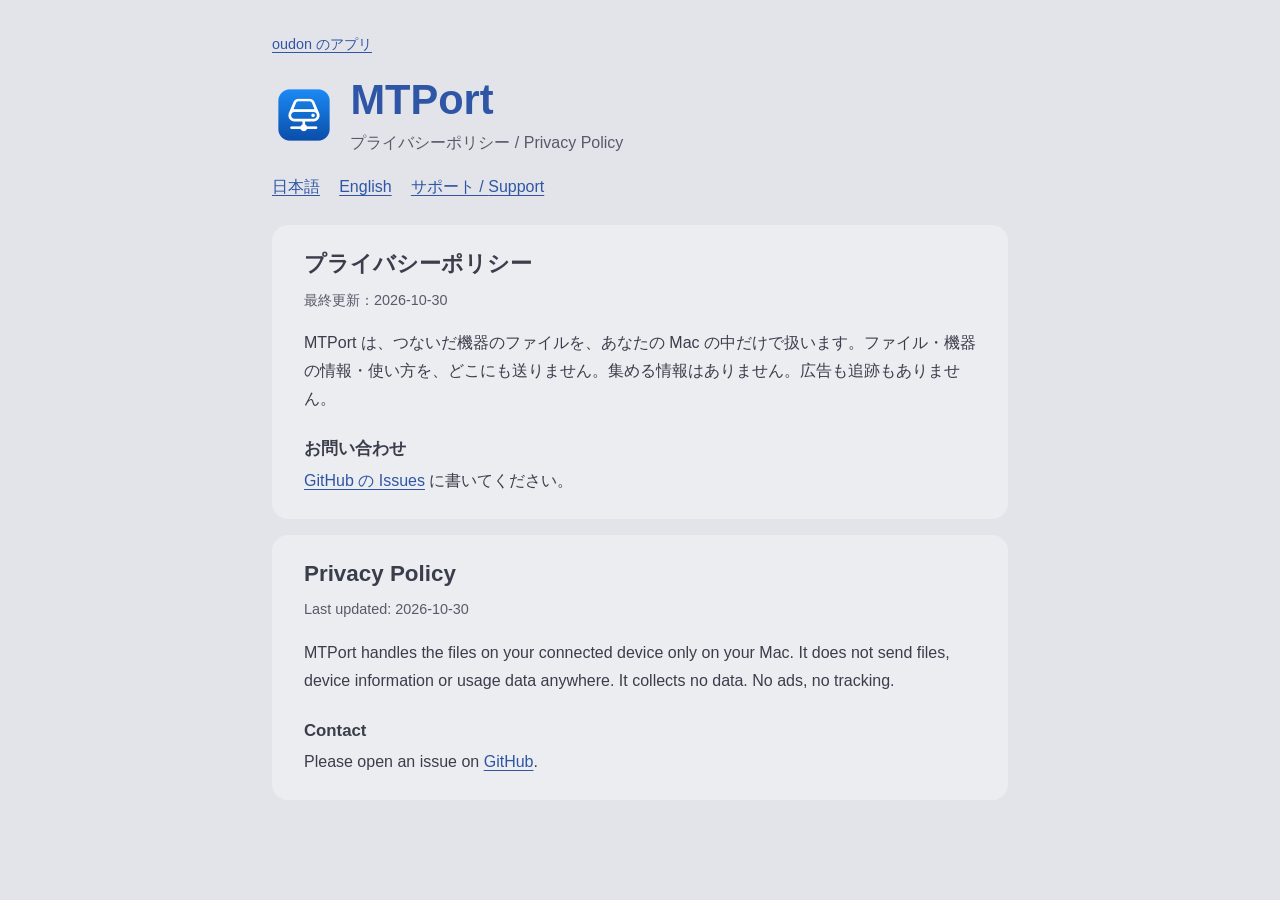
<file: mtport/privacy.html>
<!doctype html>
<html lang="ja">
<head>
<meta charset="utf-8">
<meta name="viewport" content="width=device-width, initial-scale=1">
<title>MTPort プライバシーポリシー / Privacy Policy</title>
<link rel="stylesheet" href="/assets/site.css">
</head>
<body class="app-mtport">
<main>
<header>
<p class="site"><a href="/">oudon のアプリ</a></p>
<div class="title"><img class="icon" src="/assets/icons/mtport.png" alt=""><div><h1>MTPort</h1>
<p class="kind">プライバシーポリシー / <span lang="en">Privacy Policy</span></p></div></div>
<nav aria-label="ページ内リンク"><a href="#ja">日本語</a><a href="#en" lang="en">English</a><a href="./">サポート / <span lang="en">Support</span></a></nav>
</header>

<section id="ja" lang="ja">
<h2>プライバシーポリシー</h2>
<p class="updated">最終更新：2026-10-30</p>
<p>MTPort は、つないだ機器のファイルを、あなたの Mac の中だけで扱います。ファイル・機器の情報・使い方を、どこにも送りません。集める情報はありません。広告も追跡もありません。</p>
<h3>お問い合わせ</h3>
<p><a href="https://github.com/oud0n/mtport/issues">GitHub の Issues</a> に書いてください。</p>
</section>

<section id="en" lang="en">
<h2>Privacy Policy</h2>
<p class="updated">Last updated: 2026-10-30</p>
<p>MTPort handles the files on your connected device only on your Mac. It does not send files, device information or usage data anywhere. It collects no data. No ads, no tracking.</p>
<h3>Contact</h3>
<p>Please open an issue on <a href="https://github.com/oud0n/mtport/issues">GitHub</a>.</p>
</section>
</main>
</body>
</html>
</file>
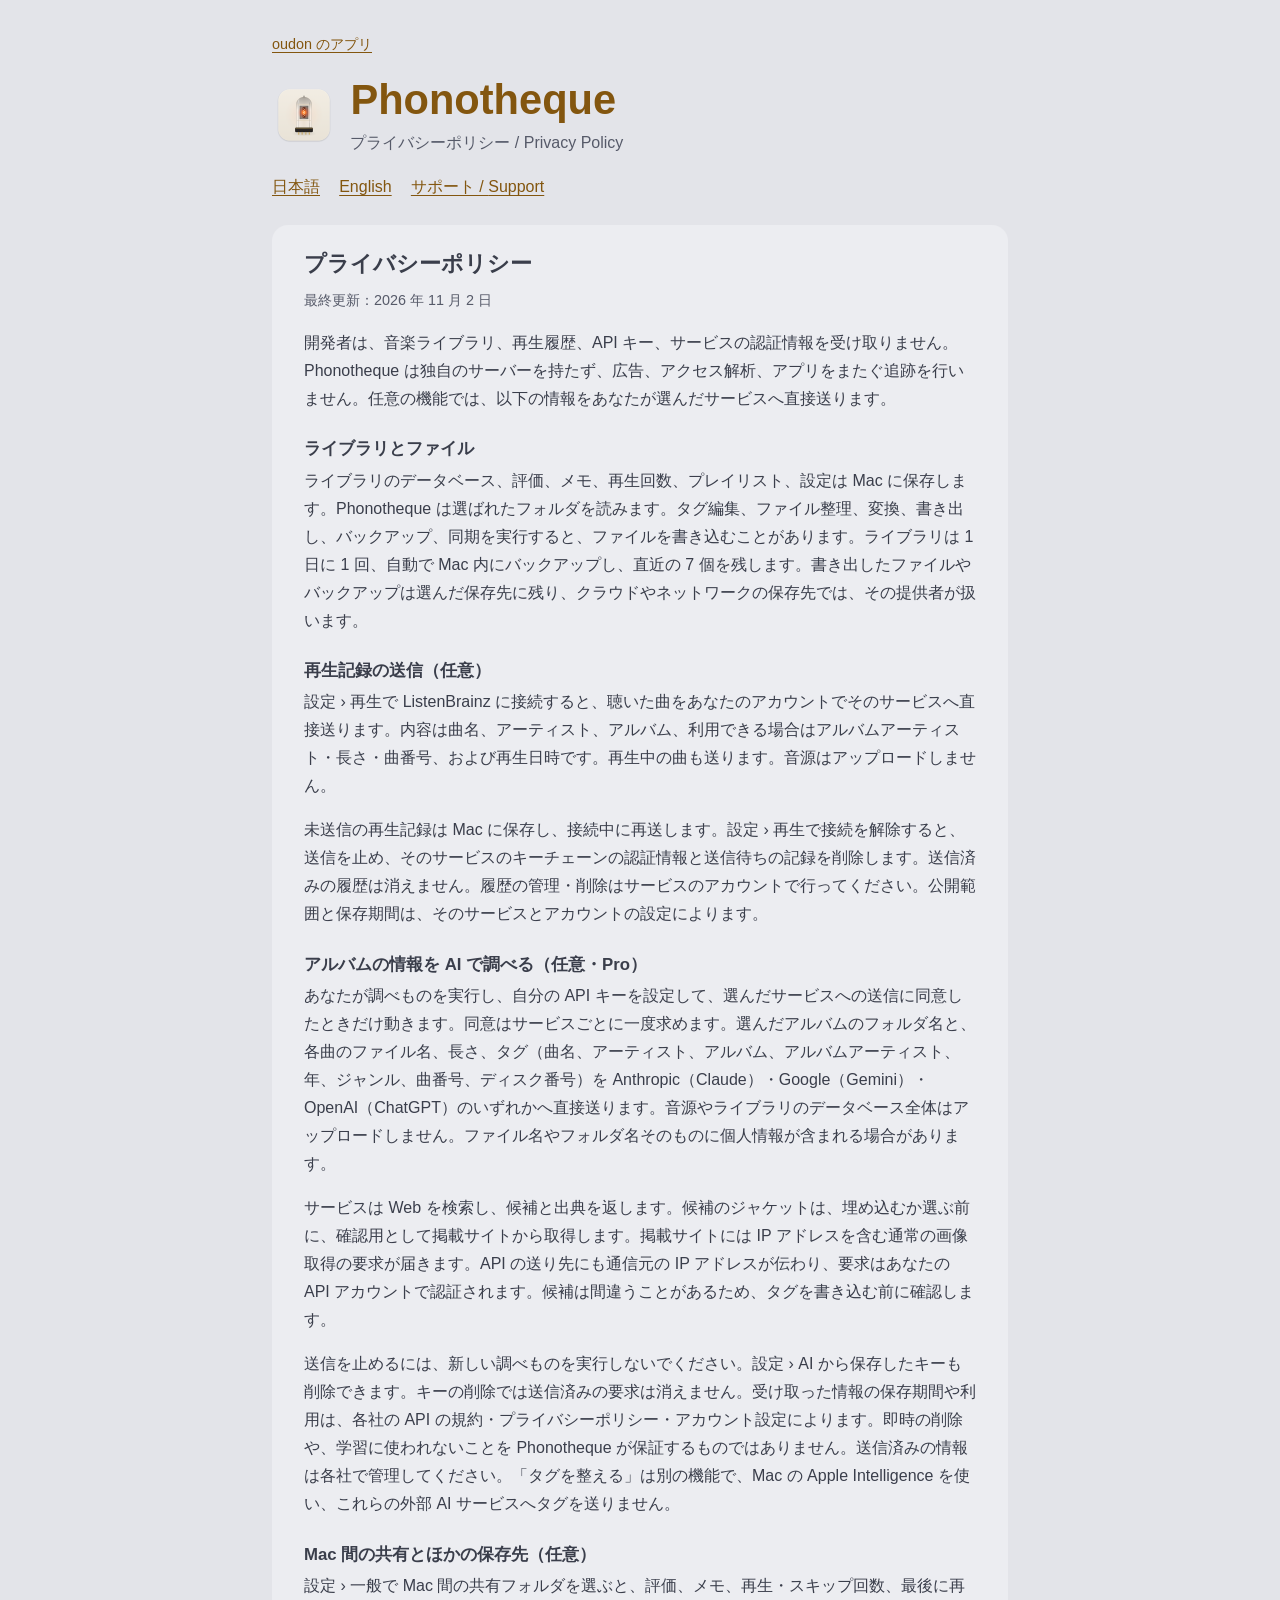
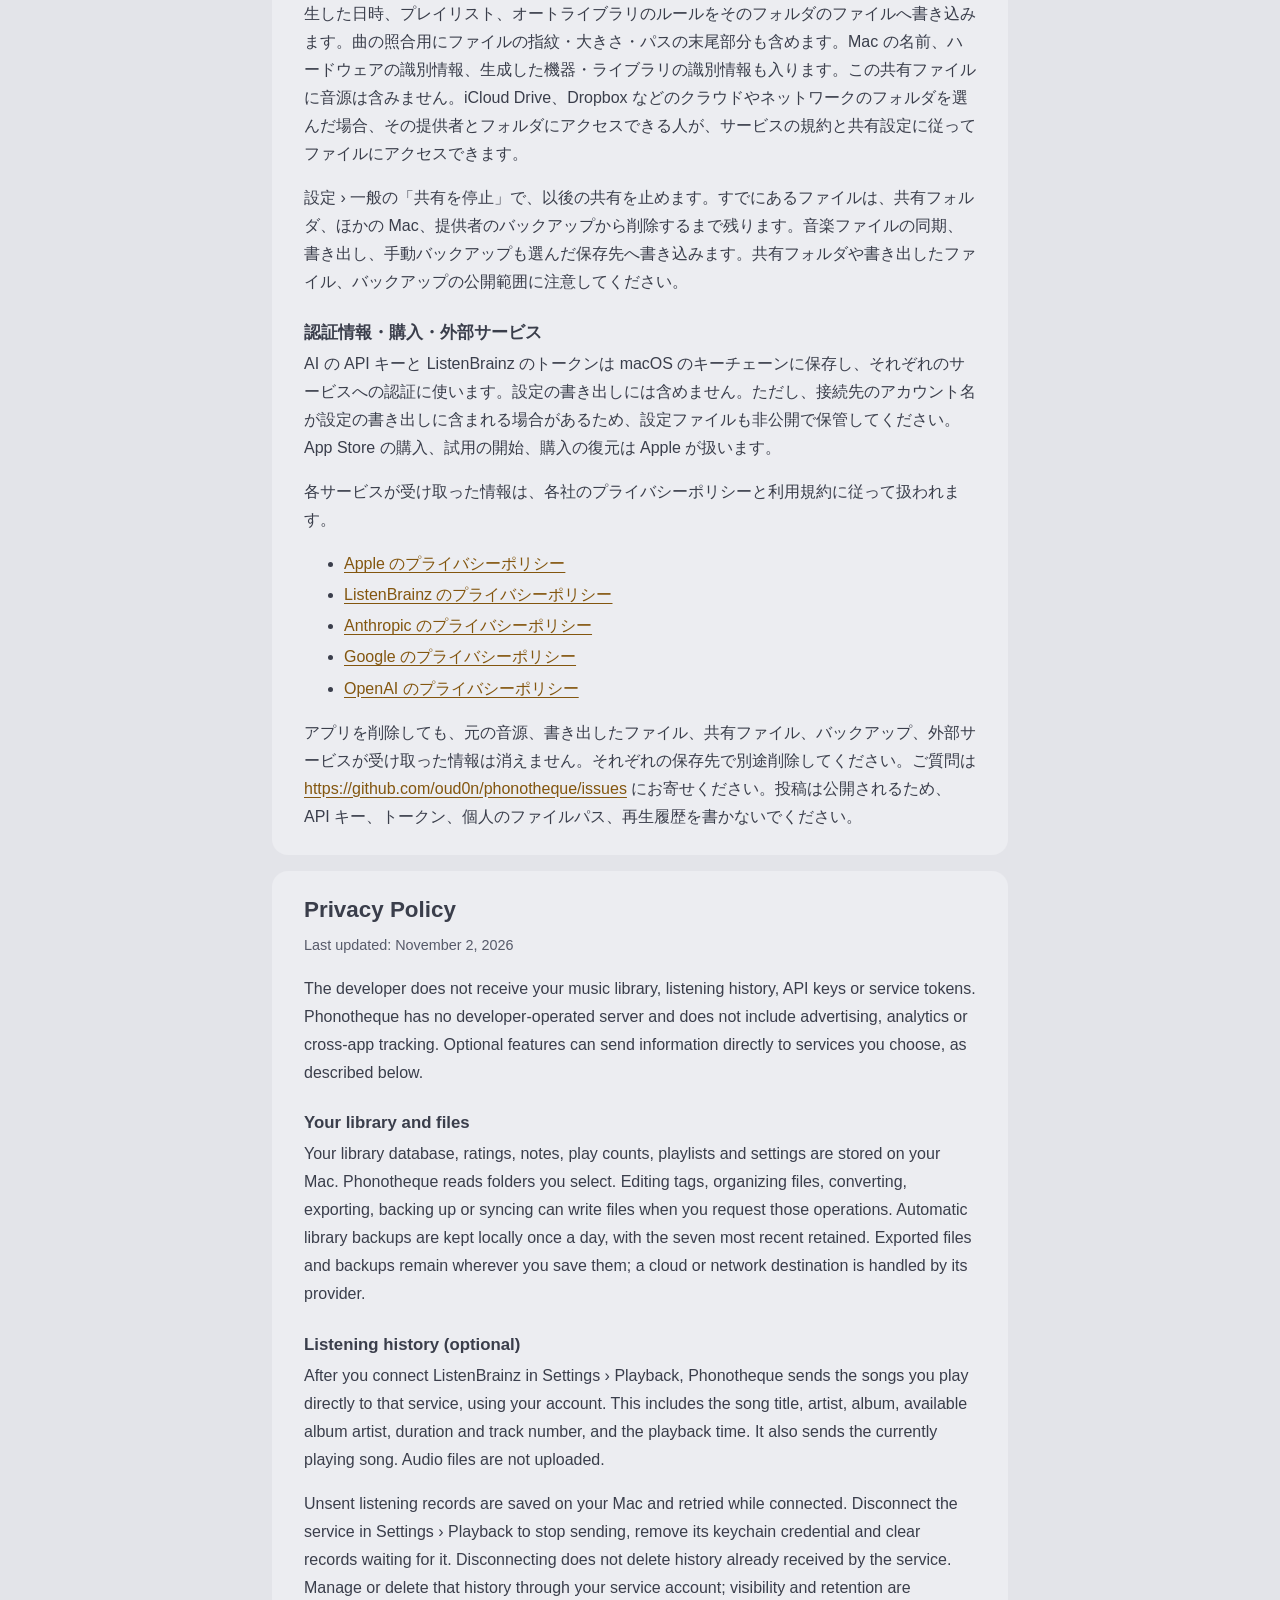
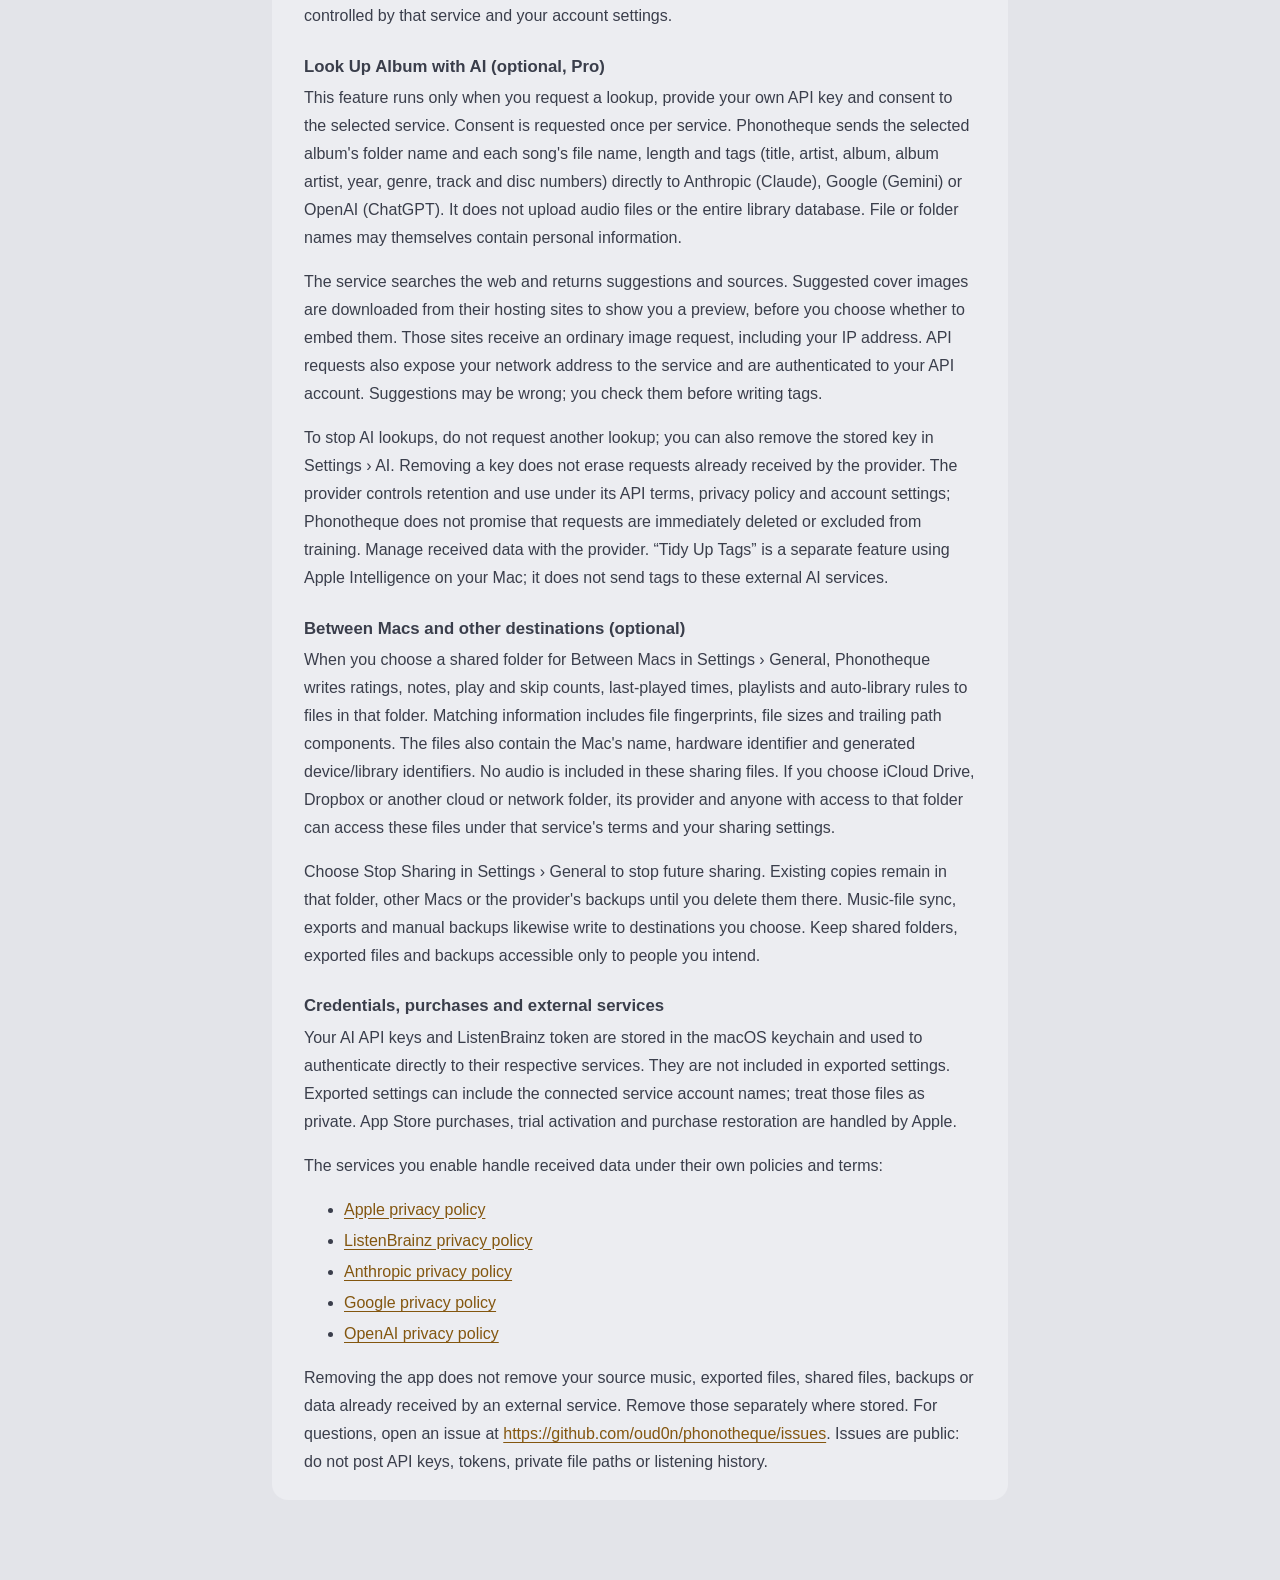
<file: phonotheque/privacy.html>
<!doctype html>
<html lang="ja">
<head>
<meta charset="utf-8">
<meta name="viewport" content="width=device-width, initial-scale=1">
<title>Phonotheque プライバシーポリシー / Privacy Policy</title>
<link rel="stylesheet" href="/assets/site.css">
</head>
<body class="app-phonotheque">
<main>
<header>
<p class="site"><a href="/">oudon のアプリ</a></p>
<div class="title"><img class="icon" src="/assets/icons/phonotheque.png" alt=""><div><h1>Phonotheque</h1>
<p class="kind">プライバシーポリシー / <span lang="en">Privacy Policy</span></p></div></div>
<nav aria-label="ページ内リンク"><a href="#ja">日本語</a><a href="#en" lang="en">English</a><a href="./">サポート / <span lang="en">Support</span></a></nav>
</header>

<section id="ja" lang="ja">
<h2>プライバシーポリシー</h2>
<p class="updated">最終更新：2026 年 11 月 2 日</p>
<p>開発者は、音楽ライブラリ、再生履歴、API キー、サービスの認証情報を受け取りません。Phonotheque は独自のサーバーを持たず、広告、アクセス解析、アプリをまたぐ追跡を行いません。任意の機能では、以下の情報をあなたが選んだサービスへ直接送ります。</p>

<h3>ライブラリとファイル</h3>
<p>ライブラリのデータベース、評価、メモ、再生回数、プレイリスト、設定は Mac に保存します。Phonotheque は選ばれたフォルダを読みます。タグ編集、ファイル整理、変換、書き出し、バックアップ、同期を実行すると、ファイルを書き込むことがあります。ライブラリは 1 日に 1 回、自動で Mac 内にバックアップし、直近の 7 個を残します。書き出したファイルやバックアップは選んだ保存先に残り、クラウドやネットワークの保存先では、その提供者が扱います。</p>

<h3>再生記録の送信（任意）</h3>
<p>設定 › 再生で ListenBrainz に接続すると、聴いた曲をあなたのアカウントでそのサービスへ直接送ります。内容は曲名、アーティスト、アルバム、利用できる場合はアルバムアーティスト・長さ・曲番号、および再生日時です。再生中の曲も送ります。音源はアップロードしません。</p>
<p>未送信の再生記録は Mac に保存し、接続中に再送します。設定 › 再生で接続を解除すると、送信を止め、そのサービスのキーチェーンの認証情報と送信待ちの記録を削除します。送信済みの履歴は消えません。履歴の管理・削除はサービスのアカウントで行ってください。公開範囲と保存期間は、そのサービスとアカウントの設定によります。</p>

<h3>アルバムの情報を AI で調べる（任意・Pro）</h3>
<p>あなたが調べものを実行し、自分の API キーを設定して、選んだサービスへの送信に同意したときだけ動きます。同意はサービスごとに一度求めます。選んだアルバムのフォルダ名と、各曲のファイル名、長さ、タグ（曲名、アーティスト、アルバム、アルバムアーティスト、年、ジャンル、曲番号、ディスク番号）を Anthropic（Claude）・Google（Gemini）・OpenAI（ChatGPT）のいずれかへ直接送ります。音源やライブラリのデータベース全体はアップロードしません。ファイル名やフォルダ名そのものに個人情報が含まれる場合があります。</p>
<p>サービスは Web を検索し、候補と出典を返します。候補のジャケットは、埋め込むか選ぶ前に、確認用として掲載サイトから取得します。掲載サイトには IP アドレスを含む通常の画像取得の要求が届きます。API の送り先にも通信元の IP アドレスが伝わり、要求はあなたの API アカウントで認証されます。候補は間違うことがあるため、タグを書き込む前に確認します。</p>
<p>送信を止めるには、新しい調べものを実行しないでください。設定 › AI から保存したキーも削除できます。キーの削除では送信済みの要求は消えません。受け取った情報の保存期間や利用は、各社の API の規約・プライバシーポリシー・アカウント設定によります。即時の削除や、学習に使われないことを Phonotheque が保証するものではありません。送信済みの情報は各社で管理してください。「タグを整える」は別の機能で、Mac の Apple Intelligence を使い、これらの外部 AI サービスへタグを送りません。</p>

<h3>Mac 間の共有とほかの保存先（任意）</h3>
<p>設定 › 一般で Mac 間の共有フォルダを選ぶと、評価、メモ、再生・スキップ回数、最後に再生した日時、プレイリスト、オートライブラリのルールをそのフォルダのファイルへ書き込みます。曲の照合用にファイルの指紋・大きさ・パスの末尾部分も含めます。Mac の名前、ハードウェアの識別情報、生成した機器・ライブラリの識別情報も入ります。この共有ファイルに音源は含みません。iCloud Drive、Dropbox などのクラウドやネットワークのフォルダを選んだ場合、その提供者とフォルダにアクセスできる人が、サービスの規約と共有設定に従ってファイルにアクセスできます。</p>
<p>設定 › 一般の「共有を停止」で、以後の共有を止めます。すでにあるファイルは、共有フォルダ、ほかの Mac、提供者のバックアップから削除するまで残ります。音楽ファイルの同期、書き出し、手動バックアップも選んだ保存先へ書き込みます。共有フォルダや書き出したファイル、バックアップの公開範囲に注意してください。</p>

<h3>認証情報・購入・外部サービス</h3>
<p>AI の API キーと ListenBrainz のトークンは macOS のキーチェーンに保存し、それぞれのサービスへの認証に使います。設定の書き出しには含めません。ただし、接続先のアカウント名が設定の書き出しに含まれる場合があるため、設定ファイルも非公開で保管してください。App Store の購入、試用の開始、購入の復元は Apple が扱います。</p>
<p>各サービスが受け取った情報は、各社のプライバシーポリシーと利用規約に従って扱われます。</p>
<ul>
<li><a href="https://www.apple.com/legal/privacy/">Apple のプライバシーポリシー</a></li>
<li><a href="https://metabrainz.org/privacy">ListenBrainz のプライバシーポリシー</a></li>
<li><a href="https://www.anthropic.com/legal/privacy">Anthropic のプライバシーポリシー</a></li>
<li><a href="https://policies.google.com/privacy">Google のプライバシーポリシー</a></li>
<li><a href="https://openai.com/policies/privacy-policy/">OpenAI のプライバシーポリシー</a></li>
</ul>
<p>アプリを削除しても、元の音源、書き出したファイル、共有ファイル、バックアップ、外部サービスが受け取った情報は消えません。それぞれの保存先で別途削除してください。ご質問は <a href="https://github.com/oud0n/phonotheque/issues">https://github.com/oud0n/phonotheque/issues</a> にお寄せください。投稿は公開されるため、API キー、トークン、個人のファイルパス、再生履歴を書かないでください。</p>
</section>

<section id="en" lang="en">
<h2>Privacy Policy</h2>
<p class="updated">Last updated: November 2, 2026</p>
<p>The developer does not receive your music library, listening history, API keys or service tokens. Phonotheque has no developer-operated server and does not include advertising, analytics or cross-app tracking. Optional features can send information directly to services you choose, as described below.</p>

<h3>Your library and files</h3>
<p>Your library database, ratings, notes, play counts, playlists and settings are stored on your Mac. Phonotheque reads folders you select. Editing tags, organizing files, converting, exporting, backing up or syncing can write files when you request those operations. Automatic library backups are kept locally once a day, with the seven most recent retained. Exported files and backups remain wherever you save them; a cloud or network destination is handled by its provider.</p>

<h3>Listening history (optional)</h3>
<p>After you connect ListenBrainz in Settings › Playback, Phonotheque sends the songs you play directly to that service, using your account. This includes the song title, artist, album, available album artist, duration and track number, and the playback time. It also sends the currently playing song. Audio files are not uploaded.</p>
<p>Unsent listening records are saved on your Mac and retried while connected. Disconnect the service in Settings › Playback to stop sending, remove its keychain credential and clear records waiting for it. Disconnecting does not delete history already received by the service. Manage or delete that history through your service account; visibility and retention are controlled by that service and your account settings.</p>

<h3>Look Up Album with AI (optional, Pro)</h3>
<p>This feature runs only when you request a lookup, provide your own API key and consent to the selected service. Consent is requested once per service. Phonotheque sends the selected album's folder name and each song's file name, length and tags (title, artist, album, album artist, year, genre, track and disc numbers) directly to Anthropic (Claude), Google (Gemini) or OpenAI (ChatGPT). It does not upload audio files or the entire library database. File or folder names may themselves contain personal information.</p>
<p>The service searches the web and returns suggestions and sources. Suggested cover images are downloaded from their hosting sites to show you a preview, before you choose whether to embed them. Those sites receive an ordinary image request, including your IP address. API requests also expose your network address to the service and are authenticated to your API account. Suggestions may be wrong; you check them before writing tags.</p>
<p>To stop AI lookups, do not request another lookup; you can also remove the stored key in Settings › AI. Removing a key does not erase requests already received by the provider. The provider controls retention and use under its API terms, privacy policy and account settings; Phonotheque does not promise that requests are immediately deleted or excluded from training. Manage received data with the provider. “Tidy Up Tags” is a separate feature using Apple Intelligence on your Mac; it does not send tags to these external AI services.</p>

<h3>Between Macs and other destinations (optional)</h3>
<p>When you choose a shared folder for Between Macs in Settings › General, Phonotheque writes ratings, notes, play and skip counts, last-played times, playlists and auto-library rules to files in that folder. Matching information includes file fingerprints, file sizes and trailing path components. The files also contain the Mac's name, hardware identifier and generated device/library identifiers. No audio is included in these sharing files. If you choose iCloud Drive, Dropbox or another cloud or network folder, its provider and anyone with access to that folder can access these files under that service's terms and your sharing settings.</p>
<p>Choose Stop Sharing in Settings › General to stop future sharing. Existing copies remain in that folder, other Macs or the provider's backups until you delete them there. Music-file sync, exports and manual backups likewise write to destinations you choose. Keep shared folders, exported files and backups accessible only to people you intend.</p>

<h3>Credentials, purchases and external services</h3>
<p>Your AI API keys and ListenBrainz token are stored in the macOS keychain and used to authenticate directly to their respective services. They are not included in exported settings. Exported settings can include the connected service account names; treat those files as private. App Store purchases, trial activation and purchase restoration are handled by Apple.</p>
<p>The services you enable handle received data under their own policies and terms:</p>
<ul>
<li><a href="https://www.apple.com/legal/privacy/">Apple privacy policy</a></li>
<li><a href="https://metabrainz.org/privacy">ListenBrainz privacy policy</a></li>
<li><a href="https://www.anthropic.com/legal/privacy">Anthropic privacy policy</a></li>
<li><a href="https://policies.google.com/privacy">Google privacy policy</a></li>
<li><a href="https://openai.com/policies/privacy-policy/">OpenAI privacy policy</a></li>
</ul>
<p>Removing the app does not remove your source music, exported files, shared files, backups or data already received by an external service. Remove those separately where stored. For questions, open an issue at <a href="https://github.com/oud0n/phonotheque/issues">https://github.com/oud0n/phonotheque/issues</a>. Issues are public: do not post API keys, tokens, private file paths or listening history.</p>
</section>
</main>
</body>
</html>
</file>
<file: assets/site.css>
/* 全アプリの製品案内・サポート・プライバシーポリシー共通の見た目。
   色は役割の名前だけを使う。値はデザインガイド（~/Work/rule/DESIGN_GUIDE.md）の Mist テーマと、アプリごとの指し色。
   ページは <body class="app-<アプリ>"> で指し色を選ぶ。class が無ければ共通の指し色。 */
:root {
  color-scheme: light dark;
  --background: #e3e4e9;
  --surface: #ecedf1;
  --text-primary: #3a3e4b;
  --text-secondary: #565a69;
  --separator: #d0d2da;
  --warning: #a14a06;
  --warning-background: #f6dfcb;
  --accent: #33606f;
}
/* サイトのトップは、無彩色の明るい地に赤の指し色（2026-11-24、持ち主の指定。色のあるアイコンが並ぶので地に色味を付けない） */
.site-top { --background: #f2f2f2; --surface: #fafafa; --separator: #e3e3e3; --text-primary: #3b3b3d; --text-secondary: #5c5c62; --accent: #b02a3a; }
.app-meishitrace { --accent: #2b4170; }
.app-mtport { --accent: #2f56a6; }
.app-laploupe { --accent: #9a3346; }
.app-phonotheque { --accent: #83560f; }

@media (prefers-color-scheme: dark) {
  :root {
    --background: #1f2129;
    --surface: #272a34;
    --text-primary: #c8ccd7;
    --text-secondary: #9da3b5;
    --separator: #353946;
    --warning: #f0a65a;
    --warning-background: #43301a;
    --accent: #86bac8;
  }
  .site-top { --background: #1f2129; --surface: #272a34; --separator: #353946; --accent: #f08a96; }
  .app-meishitrace { --accent: #a3b6dd; }
  .app-mtport { --accent: #97b1e6; }
  .app-laploupe { --accent: #e79aa8; }
  .app-phonotheque { --accent: #dcb06a; }
}

body {
  margin: 0;
  background: var(--background);
  color: var(--text-primary);
  font-family: -apple-system, BlinkMacSystemFont, "Hiragino Sans", "Segoe UI", sans-serif;
  line-height: 1.75;
}
main { max-width: 46rem; margin: 0 auto; padding: 2rem 1rem 4rem; }

header { margin-bottom: 1.5rem; }
.site { margin: 0 0 1rem; font-size: .9rem; }
.title { display: flex; align-items: center; gap: .9rem; }
.icon { width: 4rem; height: 4rem; flex: none; }
.icon.ios { border-radius: 22.4%; }
h1, h2, h3 { line-height: 1.3; font-weight: 600; }
h1 { font-size: clamp(1.8rem, 5vw, 2.6rem); margin: 0; color: var(--accent); }
.kind { margin: .1rem 0 0; color: var(--text-secondary); }
nav { display: flex; flex-wrap: wrap; gap: .4rem 1.2rem; margin-top: 1rem; }

section { background: var(--surface); border-radius: 1rem; padding: 1.5rem clamp(1rem, 4vw, 2rem); margin: 1rem 0; }
h2 { font-size: 1.4rem; margin: 0 0 .6rem; }
h3 { font-size: 1.05rem; margin: 1.6rem 0 .4rem; }
p, ul, ol { margin: .4rem 0 1rem; }
li { margin: .2rem 0; }
.updated { color: var(--text-secondary); font-size: .9rem; }
.notice { background: var(--warning-background); color: var(--warning); border-radius: .5rem; padding: .6rem .9rem; font-weight: 600; }
section > :last-child { margin-bottom: 0; }

a { color: var(--accent); text-underline-offset: .19em; }
a:focus-visible { outline: 2px solid var(--accent); outline-offset: 3px; border-radius: 2px; }

.apps { list-style: none; padding: 0; margin: 0; }
.apps li { border-bottom: 1px solid var(--separator); margin: 0; }
.apps li:last-child { border-bottom: none; }
.apps a { display: flex; align-items: center; gap: .9rem; padding: .8rem 0; text-decoration: none; color: var(--text-primary); }
.apps .icon { width: 3.25rem; height: 3.25rem; }
.apps .name { display: block; font-weight: 600; color: var(--accent); }
.apps .description { display: block; color: var(--text-secondary); font-size: .95rem; }

/* 製品案内の配布先。既存のサポートページには適用しない。 */
.product-page .downloads { display: grid; grid-template-columns: repeat(2, minmax(0, 1fr)); gap: 1.5rem; list-style: none; padding: 0; margin: 1rem 0 1.5rem; }
.product-page .downloads li { margin: 0; padding-top: 1rem; border-top: 1px solid var(--separator); min-width: 0; }
.product-page h4 { font-size: 1.1rem; font-weight: 600; line-height: 1.3; margin: 0 0 .5rem; }
.product-page .download-link { display: inline-flex; align-items: center; min-height: 2.75rem; font-weight: 600; }
.product-page .download-detail { font-size: .9rem; color: var(--text-secondary); }
.product-page .notice { font-size: .9rem; }
.product-page a { overflow-wrap: anywhere; }
@media (max-width: 36rem) {
  .product-page .downloads { grid-template-columns: 1fr; gap: 1rem; }
}
</file>
